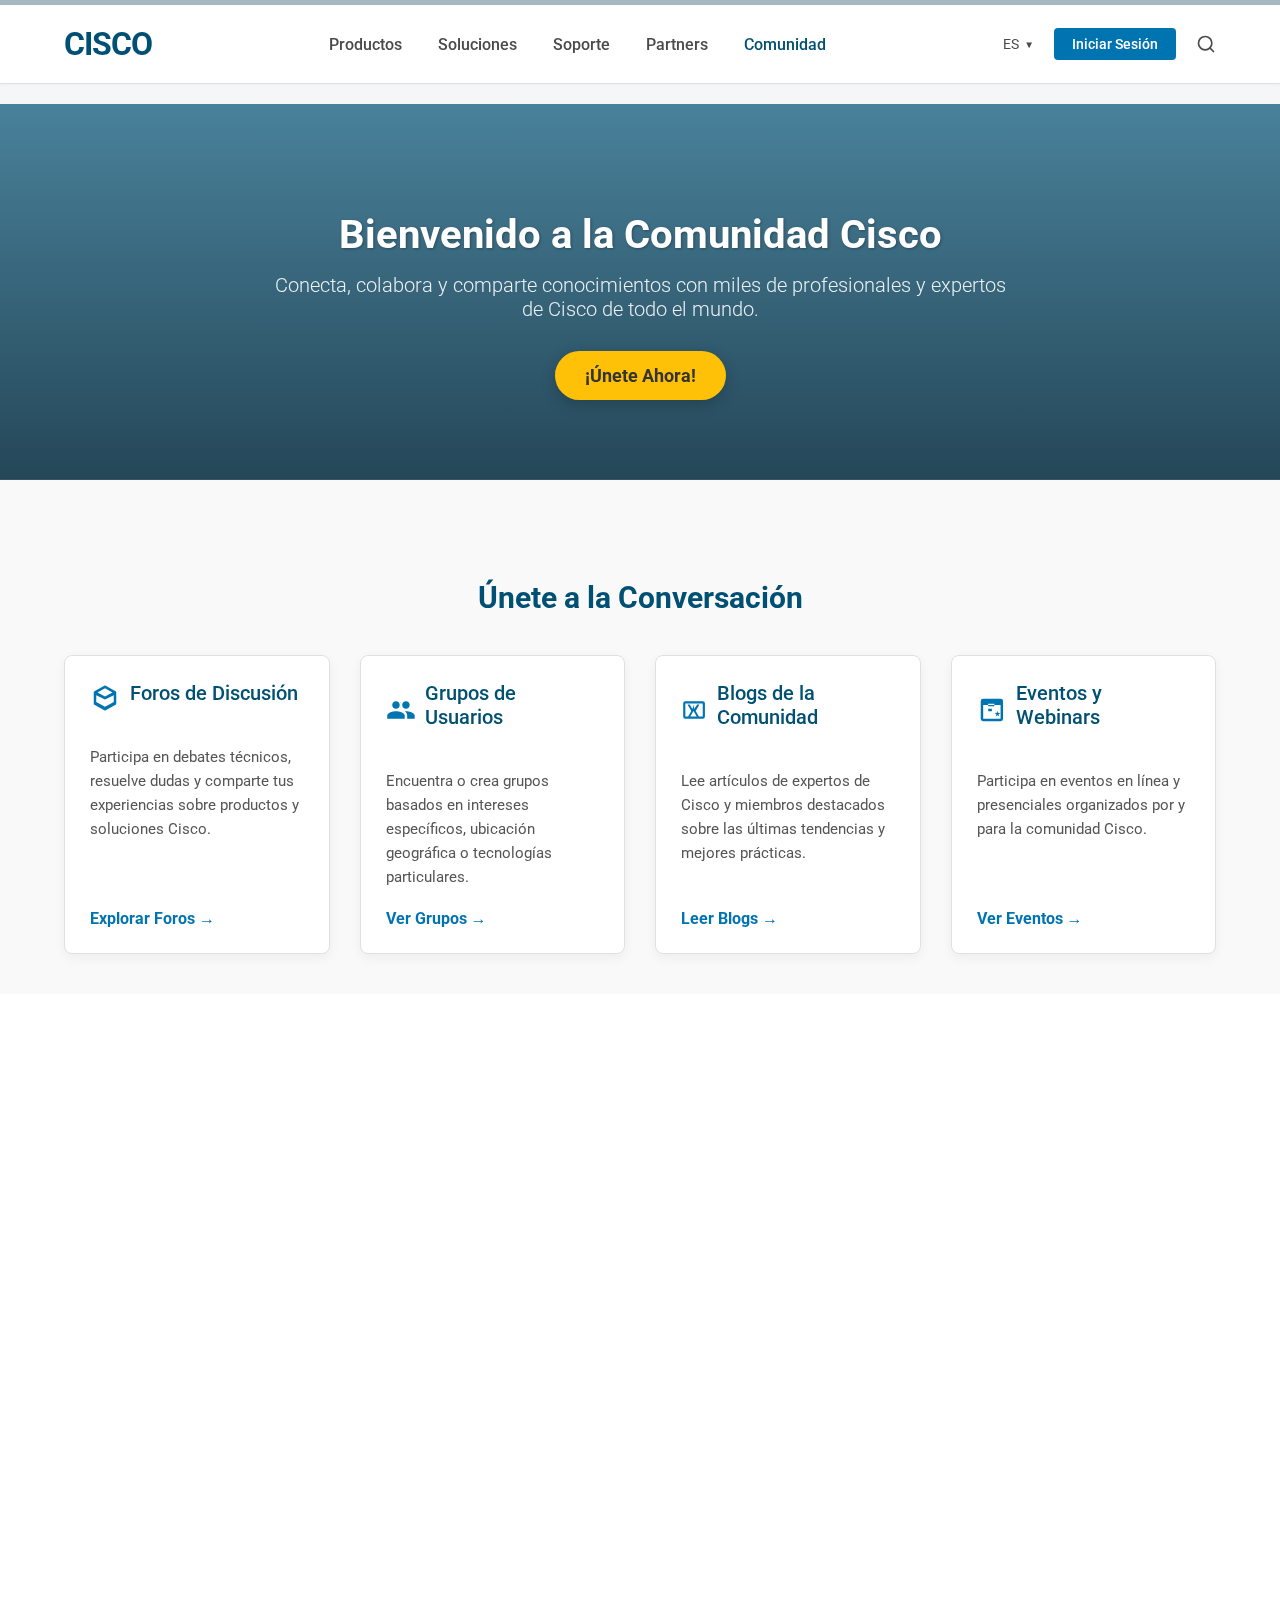
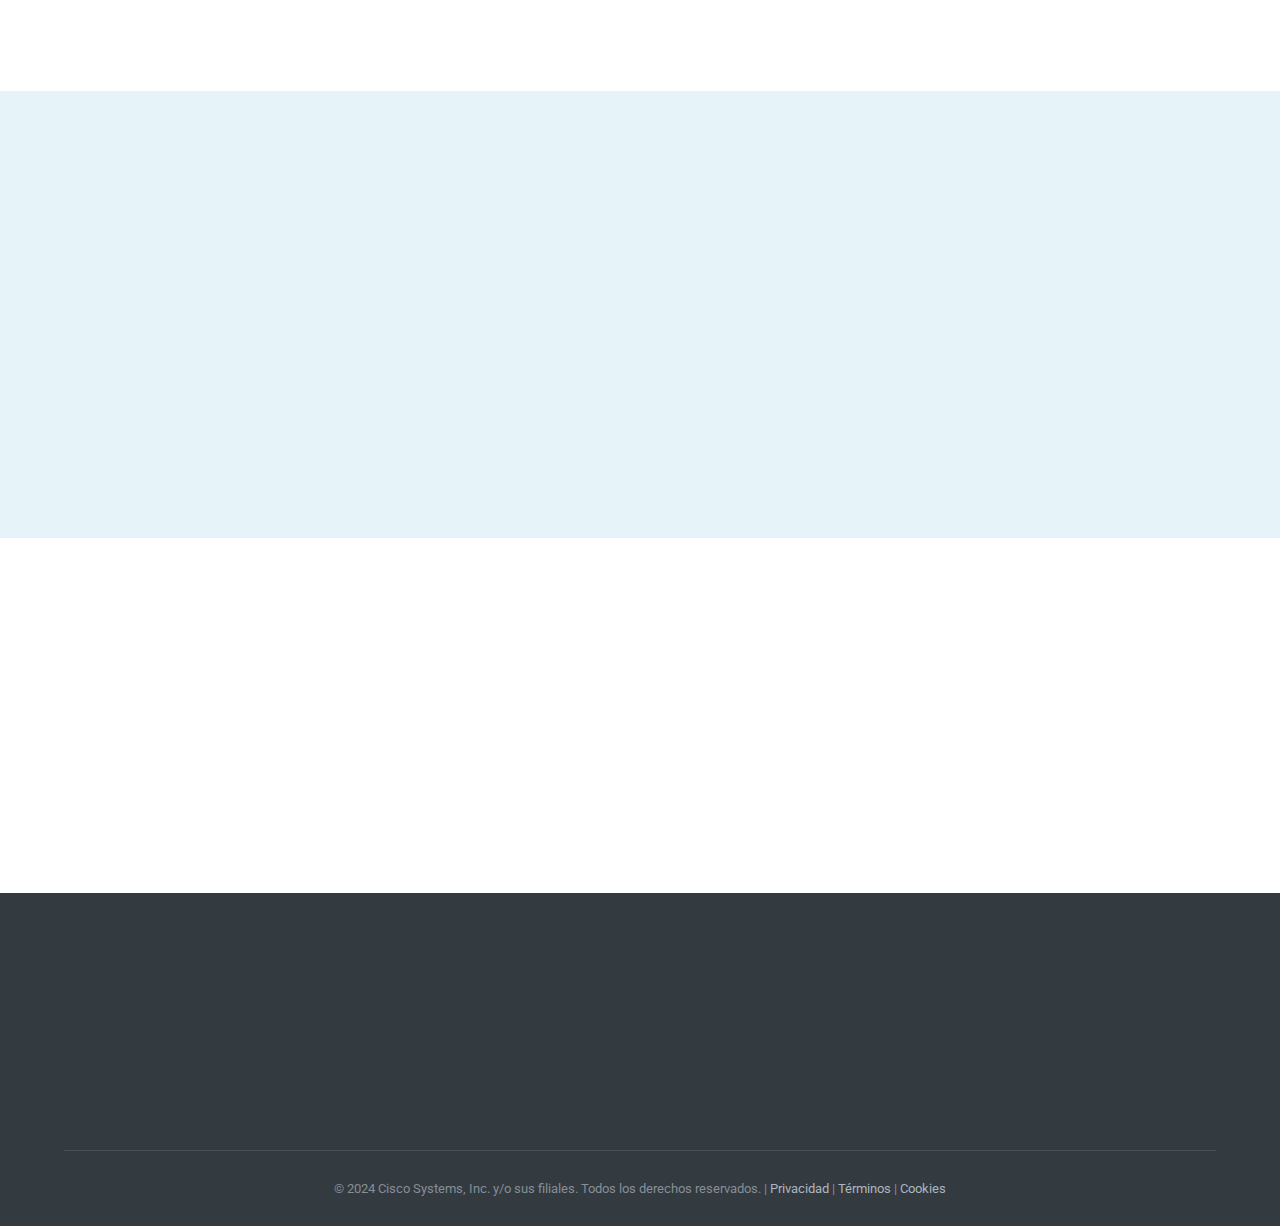
<file: comunidad.html>
<!DOCTYPE html>
<html lang="es">
<head>
    <meta charset="UTF-8">
    <meta name="viewport" content="width=device-width, initial-scale=1.0">
    <title>Cisco - Comunidad</title>
    <link href="https://fonts.googleapis.com/css2?family=Roboto:wght@300;400;500;700&display=swap" rel="stylesheet">
    <link href="https://unpkg.com/aos@2.3.1/dist/aos.css" rel="stylesheet"> <!-- AOS CSS -->
    <style>
        /* Reseteo básico y fuentes */
        body, html {
            margin: 0;
            padding: 0;
            font-family: 'Roboto', sans-serif;
            color: #333;
            background-color: #f4f6f8;
            scroll-behavior: smooth;
        }

        .container {
            width: 90%;
            max-width: 1200px;
            margin: 0 auto;
            padding: 0 15px;
        }

        /* Barra superior */
        .top-bar {
            height: 5px;
            background-color: #a8b8c0;
        }

        /* Header (igual a las otras páginas) */
        header {
            background-color: #fff;
            padding: 20px 0;
            border-bottom: 1px solid #e0e0e0;
            box-shadow: 0 1px 3px rgba(0,0,0,0.04);
            position: sticky;
            top: 0;
            z-index: 1000;
        }
        header .container { display: flex; justify-content: space-between; align-items: center; }
        .logo a, .logo { font-size: 32px; font-weight: 700; color: #005073; letter-spacing: -1px; text-decoration: none; }
        nav { flex-grow: 1; display: flex; justify-content: center; }
        nav ul { list-style: none; padding: 0; margin: 0; display: flex; }
        nav ul li { margin: 0 18px; }
        nav ul li a { text-decoration: none; color: #4a4a4a; font-weight: 500; font-size: 16px; transition: color 0.3s ease; }
        nav ul li a:hover, nav ul li a.active { color: #005073; }
        .user-actions { display: flex; align-items: center; }
        .user-actions a { text-decoration: none; color: #4a4a4a; margin-left: 20px; font-size: 14px; display: flex; align-items: center; }
        .user-actions a:first-child { margin-left: 0; }
        .user-actions .login-btn { background-color: #0073b1; color: white; padding: 8px 18px; border-radius: 4px; font-weight: 500; transition: background-color 0.3s ease; }
        .user-actions .login-btn:hover { background-color: #005073; }
        .user-actions .search-icon svg, .social-media svg { stroke: #4a4a4a; fill: none; transition: stroke 0.3s ease, fill 0.3s ease; }
        .user-actions .search-icon:hover svg { stroke: #005073; }
        .social-media a:hover svg { fill: #fff; stroke: #fff; }
        .arrow-down { font-size: 0.7em; margin-left: 5px; }

        /* Main Content Padding */
        main {
            padding-top: 20px;
        }

        /* Hero Section Específico para Comunidad */
        .community-hero {
            background-image: linear-gradient(rgba(0, 80, 115, 0.7), rgba(0, 40, 60, 0.85)), url('https://images.unsplash.com/photo-1522202176988-66273c2fd55f?auto=format&fit=crop&w=1200&q=80'); /* Imagen de personas colaborando */
            background-size: cover;
            background-position: center;
            color: white;
            padding: 80px 0;
            text-align: center;
        }
        .community-hero h1 {
            font-size: 40px;
            margin-bottom: 15px;
            font-weight: 700;
            text-shadow: 1px 1px 3px rgba(0,0,0,0.3);
        }
        .community-hero p {
            font-size: 20px;
            max-width: 750px;
            margin: 0 auto 30px auto;
            opacity: 0.9;
            font-weight: 300;
        }
        .community-hero .btn-join { /* Botón específico para unirse */
            background-color: #ffc107; /* Un color destacado, como amarillo/naranja */
            color: #333;
            padding: 14px 30px;
            font-size: 18px;
            font-weight: 700;
            border-radius: 50px; /* Bordes redondeados */
            text-decoration: none;
            transition: background-color 0.3s ease, transform 0.2s ease;
            display: inline-block;
            box-shadow: 0 4px 15px rgba(0,0,0,0.2);
        }
        .community-hero .btn-join:hover {
            background-color: #ffca2c;
            transform: translateY(-2px);
        }

        /* Estilo común para títulos de sección */
        .section-title { text-align: center; font-size: 30px; margin-bottom: 40px; margin-top: 60px; color: #005073; font-weight: 700; }
        .section-subtitle { text-align: center; font-size: 18px; line-height: 1.7; color: #555; max-width: 800px; margin: -20px auto 40px auto; }

        /* Join Conversation Section */
        .join-conversation-section { padding: 40px 0; background-color: #f9f9f9; }
        .conversation-grid { display: grid; grid-template-columns: repeat(auto-fit, minmax(260px, 1fr)); gap: 30px; }
        .conversation-card {
            background-color: #fff;
            border: 1px solid #e0e0e0;
            border-radius: 8px;
            padding: 25px;
            text-align: left; /* Alinear a la izquierda para mejor lectura */
            box-shadow: 0 4px 12px rgba(0,0,0,0.05);
            transition: transform 0.3s ease, box-shadow 0.3s ease;
            display: flex;
            flex-direction: column;
        }
        .conversation-card:hover { transform: translateY(-5px); box-shadow: 0 8px 20px rgba(0,0,0,0.1); }
        .conversation-icon { margin-bottom: 15px; color: #0073b1; display: flex; align-items: center; }
        .conversation-icon svg { width: 30px; height: 30px; fill: currentColor; margin-right: 10px; }
        .conversation-card h3 { font-size: 20px; color: #005073; margin-top:0; margin-bottom: 10px; font-weight: 500; }
        .conversation-card p { font-size: 15px; line-height: 1.6; color: #555; flex-grow: 1; margin-bottom: 20px; }
        .conversation-card .btn-explore { color: #0073b1; text-decoration: none; font-weight: 700; align-self: flex-start; }
        .conversation-card .btn-explore:hover { text-decoration: underline; color: #005073; }

        /* Trending Topics Section */
        .trending-topics-section { padding: 40px 0; background-color: #fff; }
        .topics-list { list-style: none; padding: 0; max-width: 800px; margin: 0 auto; }
        .topic-item {
            display: flex;
            align-items: flex-start; /* Alinear avatar y contenido */
            padding: 15px 0;
            border-bottom: 1px solid #e0e0e0;
        }
        .topic-item:last-child { border-bottom: none; }
        .topic-avatar { width: 40px; height: 40px; border-radius: 50%; background-color: #0073b1; color: white; display: flex; align-items: center; justify-content: center; font-weight: 500; margin-right: 15px; flex-shrink: 0; }
        .topic-content h4 a { font-size: 17px; color: #005073; text-decoration: none; margin-bottom: 5px; display: block; }
        .topic-content h4 a:hover { text-decoration: underline; }
        .topic-meta { font-size: 13px; color: #777; }
        .topic-meta span { margin-right: 10px; }
        .topic-meta .replies { color: #0073b1; font-weight: 500; }

        /* Featured Members Section */
        .featured-members-section { padding: 40px 0; background-color: #e6f3f9; }
        .members-grid { display: grid; grid-template-columns: repeat(auto-fit, minmax(200px, 1fr)); gap: 20px; }
        .member-card {
            background-color: #fff;
            padding: 20px;
            border-radius: 8px;
            text-align: center;
            box-shadow: 0 2px 8px rgba(0,0,0,0.08);
        }
        .member-avatar { width: 80px; height: 80px; border-radius: 50%; margin: 0 auto 10px; background-color: #ccc; display: flex; align-items: center; justify-content: center; font-size: 30px; color: #fff; background-image: url('https://avatar.iran.liara.run/public/boy'); background-size:cover; } /* Placeholder avatar */
        .member-card h5 { font-size: 16px; color: #005073; margin-bottom: 5px; }
        .member-card .member-title { font-size: 13px; color: #0073b1; margin-bottom: 10px; }
        .member-card .member-stats { font-size: 12px; color: #777; }

        /* How to Contribute Section */
        .how-to-contribute-section { padding: 60px 0; background-color: #fff; text-align: center; }
        .how-to-contribute-section .btn-primary { margin-top: 20px; }

        /* Footer (igual a las otras páginas) */
        footer { background-color: #333a40; color: #adb5bd; padding: 50px 0 30px; font-size: 14px; margin-top: 0; }
        /* ... (Resto de estilos del footer son iguales a las otras páginas) ... */
        .footer-links { display: grid; grid-template-columns: repeat(auto-fit, minmax(200px, 1fr)); gap: 30px; margin-bottom: 40px; }
        .footer-links h4 { color: #fff; font-size: 16px; margin-bottom: 15px; font-weight: 500; }
        .footer-links ul { list-style: none; padding: 0; margin: 0; }
        .footer-links ul li a { color: #adb5bd; text-decoration: none; line-height: 2.0; transition: color 0.3s ease, padding-left 0.3s ease; }
        .footer-links ul li a:hover { color: #fff; padding-left: 5px; }
        .social-media { display: flex; }
        .social-media a { color: #adb5bd; margin-right: 15px; text-decoration: none; display: inline-block; }
        .social-media a svg { width: 20px; height: 20px; fill: #adb5bd; stroke: none; transition: fill 0.3s ease; }
        .social-media a:hover svg { fill: #fff; }
        .copyright { text-align: center; padding-top: 30px; border-top: 1px solid #495057; font-size: 13px; color: #868e96; }
        .copyright a { color: #adb5bd; text-decoration: none; }
        .copyright a:hover { text-decoration: underline; color: #fff; }

        /* Responsive adjustments */
        @media (max-width: 992px) {
            header .container { flex-wrap: wrap; }
            nav { order: 3; width: 100%; justify-content: flex-start; margin-top: 15px; overflow-x: auto; padding-bottom: 10px; }
            nav ul { justify-content: flex-start; flex-wrap: nowrap; }
            nav ul li { margin: 0 12px; }
            .user-actions { margin-left: auto; }
            .community-hero h1 { font-size: 34px; }
            .community-hero p { font-size: 18px; }
            .section-title { font-size: 26px; }
        }
        @media (max-width: 768px) {
            .container { padding: 0 10px; }
            .logo a, .logo { font-size: 28px; }
            .user-actions .lang-selector, .user-actions .login-btn { display: none; }
            .conversation-grid, .members-grid { grid-template-columns: 1fr; }
            .footer-links { grid-template-columns: 1fr; }
        }
        @media (max-width: 480px) {
            .logo a, .logo { font-size: 22px; }
            nav ul li { margin: 0 8px; }
            nav ul li a { font-size: 13px; }
            .user-actions a { margin-left: 10px; }
            .community-hero { padding: 60px 0; }
            .community-hero h1 { font-size: 28px; }
            .community-hero p { font-size: 16px; }
            .section-title { font-size: 22px; }
            .conversation-card h3 { font-size: 18px; }
            .topic-content h4 a { font-size: 16px; }
        }
    </style>
</head>
<body>
    <div class="top-bar"></div>
    <header>
        <div class="container">
            <div class="logo">
                <a href="index.html">CISCO</a>
            </div>
            <nav>
                <ul>
                    <li><a href="index.html">Productos</a></li>
                    <li><a href="/soluciones.html">Soluciones</a></li> 
                    <li><a href="/soporte.html">Soporte</a></li>  
                    <li><a href="/patners.html">Partners</a></li> 
                    <li><a href="/comunidad.html" class="active">Comunidad</a></li> 
                </ul>
            </nav>
            <div class="user-actions">
                <a href="#" class="lang-selector">ES <span class="arrow-down">▼</span></a>
                <a href="#" class="login-btn">Iniciar Sesión</a>
                <a href="#" class="search-icon" aria-label="Buscar">
                    <svg xmlns="http://www.w3.org/2000/svg" width="20" height="20" viewBox="0 0 24 24" fill="none" stroke="currentColor" stroke-width="2" stroke-linecap="round" stroke-linejoin="round"><circle cx="11" cy="11" r="8"></circle><line x1="21" y1="21" x2="16.65" y2="16.65"></line></svg>
                </a>
            </div>
        </div>
    </header>

    <main>
        <section class="community-hero">
            <div class="container" data-aos="fade-in">
                <h1>Bienvenido a la Comunidad Cisco</h1>
                <p>Conecta, colabora y comparte conocimientos con miles de profesionales y expertos de Cisco de todo el mundo.</p>
                <a href="#" class="btn-join">¡Únete Ahora!</a>
            </div>
        </section>

        <section class="join-conversation-section">
            <div class="container">
                <h2 class="section-title" data-aos="fade-up">Únete a la Conversación</h2>
                <div class="conversation-grid">
                    <div class="conversation-card" data-aos="fade-up" data-aos-delay="100">
                        <div class="conversation-icon">
                            <svg viewBox="0 0 24 24"><path d="M21,16.5C21,16.88 20.79,17.21 20.47,17.38L12.57,21.82C12.41,21.94 12.21,22 12,22C11.79,22 11.59,21.94 11.43,21.82L3.53,17.38C3.21,17.21 3,16.88 3,16.5V7.5C3,7.12 3.21,6.79 3.53,6.62L11.43,2.18C11.59,2.06 11.79,2 12,2C12.21,2 12.41,2.06 12.57,2.18L20.47,6.62C20.79,6.79 21,7.12 21,7.5V16.5M12,4.15L6,7.5L12,10.85L18,7.5L12,4.15M5,15.21L12,19L19,15.21V9.8L12,13.15L5,9.8V15.21Z" /></svg> <!-- Icono de Foros -->
                            <h3>Foros de Discusión</h3>
                        </div>
                        <p>Participa en debates técnicos, resuelve dudas y comparte tus experiencias sobre productos y soluciones Cisco.</p>
                        <a href="#" class="btn-explore">Explorar Foros →</a>
                    </div>
                    <div class="conversation-card" data-aos="fade-up" data-aos-delay="200">
                        <div class="conversation-icon">
                            <svg viewBox="0 0 24 24"><path d="M16 11c1.66 0 2.99-1.34 2.99-3S17.66 5 16 5c-1.66 0-3 1.34-3 3s1.34 3 3 3zm-8 0c1.66 0 2.99-1.34 2.99-3S9.66 5 8 5C6.34 5 5 6.34 5 8s1.34 3 3 3zm0 2c-2.33 0-7 1.17-7 3.5V19h14v-2.5c0-2.33-4.67-3.5-7-3.5zm8 0c-.29 0-.62.02-.97.05 1.16.84 1.97 1.97 1.97 3.45V19h6v-2.5c0-2.33-4.67-3.5-7-3.5z"/></svg> <!-- Icono Grupos -->
                            <h3>Grupos de Usuarios</h3>
                        </div>
                        <p>Encuentra o crea grupos basados en intereses específicos, ubicación geográfica o tecnologías particulares.</p>
                        <a href="#" class="btn-explore">Ver Grupos →</a>
                    </div>
                    <div class="conversation-card" data-aos="fade-up" data-aos-delay="300">
                        <div class="conversation-icon">
                            <svg viewBox="0 0 24 24"><path d="M20,18H4V6H20M20,4H4A2,2 0 0,0 2,6V18A2,2 0 0,0 4,20H20A2,2 0 0,0 22,18V6A2,2 0 0,0 20,4M12,7L10.5,11L8,7H6L9.5,13L6,19H8L11.5,13L15,19H17L13.5,13L17,7H15L12,11L12,7Z" /></svg> <!-- Icono Blog -->
                            <h3>Blogs de la Comunidad</h3>
                        </div>
                        <p>Lee artículos de expertos de Cisco y miembros destacados sobre las últimas tendencias y mejores prácticas.</p>
                        <a href="#" class="btn-explore">Leer Blogs →</a>
                    </div>
                     <div class="conversation-card" data-aos="fade-up" data-aos-delay="400">
                        <div class="conversation-icon">
                            <svg viewBox="0 0 24 24"><path d="M19,19H5V8H19M19,3H5A2,2 0 0,0 3,5V19A2,2 0 0,0 5,21H19A2,2 0 0,0 21,19V5A2,2 0 0,0 19,3M16.5,16.25L15.08,17.3L15.69,15.54L14.31,14.46L16.12,14.3L16.5,12.5L16.88,14.3L18.69,14.46L17.31,15.54L17.92,17.3L16.5,16.25M9,11H12V13H9V11M9,7H14V9H9V7Z" /></svg> <!-- Icono Eventos -->
                            <h3>Eventos y Webinars</h3>
                        </div>
                        <p>Participa en eventos en línea y presenciales organizados por y para la comunidad Cisco.</p>
                        <a href="#" class="btn-explore">Ver Eventos →</a>
                    </div>
                </div>
            </div>
        </section>

        <section class="trending-topics-section">
            <div class="container">
                <h2 class="section-title" data-aos="fade-up">Discusiones Activas</h2>
                <ul class="topics-list">
                    <li class="topic-item" data-aos="fade-up" data-aos-delay="100">
                        <div class="topic-avatar">JS</div>
                        <div class="topic-content">
                            <h4><a href="#">Mejores prácticas para configurar SD-WAN en sucursales remotas</a></h4>
                            <div class="topic-meta">
                                <span>Por <a href="#">Juan Solano</a></span> • <span>Hace 2 horas</span> • <span class="replies">15 Respuestas</span>
                            </div>
                        </div>
                    </li>
                    <li class="topic-item" data-aos="fade-up" data-aos-delay="150">
                        <div class="topic-avatar" style="background-color: #28a745;">LM</div>
                        <div class="topic-content">
                            <h4><a href="#">Duda sobre licenciamiento de Cisco DNA Center</a></h4>
                            <div class="topic-meta">
                                <span>Por <a href="#">Liss Mozombite</a></span> • <span>Hace 5 horas</span> • <span class="replies">8 Respuestas</span>
                            </div>
                        </div>
                    </li>
                    <li class="topic-item" data-aos="fade-up" data-aos-delay="200">
                        <div class="topic-avatar" style="background-color: #dc3545;">CP</div>
                        <div class="topic-content">
                            <h4><a href="#">Experiencias con la migración a Wi-Fi 6E</a></h4>
                            <div class="topic-meta">
                                <span>Por <a href="#">Cesia Pintado</a></span> • <span>Hace 1 día</span> • <span class="replies">22 Respuestas</span>
                            </div>
                        </div>
                    </li>
                    <li class="topic-item" data-aos="fade-up" data-aos-delay="250">
                        <div class="topic-avatar" style="background-color: #ffc107; color:#333;">ML</div>
                        <div class="topic-content">
                            <h4><a href="#">Tutorial: Automatización de red con Python y APIs de Meraki</a></h4>
                            <div class="topic-meta">
                                <span>Por <a href="#">Mark Landeo</a></span> • <span>Hace 2 días</span> • <span class="replies">30 Respuestas</span>
                            </div>
                        </div>
                    </li>
                </ul>
                 <div style="text-align: center; margin-top: 30px;" data-aos="fade-up">
                    <a href="#" class="btn-primary" style="background-color: #0073b1; color:white; border:none; padding: 12px 25px; border-radius:4px; text-decoration:none;">Ver Todas las Discusiones</a>
                </div>
            </div>
        </section>

        <section class="featured-members-section">
            <div class="container">
                <h2 class="section-title" data-aos="fade-up">Conoce a Nuestros Miembros Destacados</h2>
                <div class="members-grid">
                    <div class="member-card" data-aos="zoom-in" data-aos-delay="100">
                        <div class="member-avatar" style="background-image: url('https://avatar.iran.liara.run/public/girl?username=LissMozombite');"></div>
                        <h5>Liss Mozombite</h5>
                        <p class="member-title">Experta en Colaboración</p>
                        <p class="member-stats">50+ Soluciones Aportadas</p>
                    </div>
                    <div class="member-card" data-aos="zoom-in" data-aos-delay="200">
                        <div class="member-avatar" style="background-image: url('https://avatar.iran.liara.run/public/boy?username=JuanSolano');"></div>
                        <h5>Juan Solano</h5>
                        <p class="member-title">Gurú de Networking</p>
                        <p class="member-stats">120+ Publicaciones</p>
                    </div>
                    <div class="member-card" data-aos="zoom-in" data-aos-delay="300">
                        <div class="member-avatar" style="background-image: url('https://avatar.iran.liara.run/public/girl?username=CesiaPintado');"></div>
                        <h5>Cesia Pintado</h5>
                        <p class="member-title">Especialista en Seguridad</p>
                        <p class="member-stats">Top Kudoed Member</p>
                    </div>
                    <div class="member-card" data-aos="zoom-in" data-aos-delay="400">
                        <div class="member-avatar" style="background-image: url('https://avatar.iran.liara.run/public/boy?username=MarkLandeo');"></div>
                        <h5>Mark Landeo</h5>
                        <p class="member-title">Innovador en IoT</p>
                        <p class="member-stats">Autor de Blogs Populares</p>
                    </div>
                </div>
            </div>
        </section>

        <section class="how-to-contribute-section">
            <div class="container" data-aos="fade-up">
                <h2 class="section-title">¿Listo para Contribuir?</h2>
                <p class="section-subtitle" style="margin-top:-20px;">Tu conocimiento y experiencia son valiosos. Aprende cómo puedes participar, ayudar a otros y convertirte en un líder dentro de la Comunidad Cisco.</p>
                <a href="#" class="btn-primary" style="background-color: #0073b1; color:white; border:none; padding: 12px 25px; border-radius:4px; text-decoration:none;">Aprende Cómo Contribuir</a>
            </div>
        </section>

    </main>

    <footer>
        <div class="container">
            <div class="footer-links">
                <div data-aos="fade-up" data-aos-delay="100">
                    <h4>Acerca de Cisco</h4>
                    <ul>
                        <li><a href="#">Quiénes Somos</a></li>
                        <li><a href="#">Noticias</a></li>
                        <li><a href="#">Carreras</a></li>
                        <li><a href="#">Inversores</a></li>
                    </ul>
                </div>
                <div data-aos="fade-up" data-aos-delay="200">
                    <h4>Soporte</h4>
                    <ul>
                        <li><a href="soporte.html">Contactar Soporte</a></li>
                        <li><a href="#">Descargas</a></li>
                        <li><a href="comunidad.html">Comunidad</a></li>
                        <li><a href="#">Documentación</a></li>
                    </ul>
                </div>
                <div data-aos="fade-up" data-aos-delay="300">
                    <h4>Recursos</h4>
                    <ul>
                        <li><a href="#">Blogs</a></li>
                        <li><a href="#">Eventos</a></li>
                        <li><a href="partners.html">Partners</a></li>
                        <li><a href="#">Desarrolladores</a></li>
                    </ul>
                </div>
                <div data-aos="fade-up" data-aos-delay="400">
                    <h4>Síguenos</h4>
                    <div class="social-media">
                        <a href="#" aria-label="Facebook">
                            <svg viewBox="0 0 24 24"><path d="M22.675 0h-21.35c-.732 0-1.325.593-1.325 1.325v21.351c0 .731.593 1.324 1.325 1.324h11.495v-9.294h-3.128v-3.622h3.128v-2.671c0-3.1 1.893-4.788 4.659-4.788 1.325 0 2.463.099 2.795.143v3.24l-1.918.001c-1.504 0-1.795.715-1.795 1.763v2.313h3.587l-.467 3.622h-3.12v9.293h6.116c.73 0 1.323-.593 1.323-1.325v-21.35c0-.732-.593-1.325-1.325-1.325z"/></svg>
                        </a>
                        <a href="#" aria-label="Twitter">
                            <svg viewBox="0 0 24 24"><path d="M23.953 4.57a10 10 0 01-2.825.775 4.958 4.958 0 002.163-2.723c-.951.555-2.005.959-3.127 1.184a4.92 4.92 0 00-8.384 4.482C7.69 8.095 4.067 6.13 1.64 3.162a4.822 4.822 0 00-.666 2.475c0 1.71.87 3.213 2.188 4.096a4.904 4.904 0 01-2.228-.616v.06a4.923 4.923 0 003.946 4.827 4.996 4.996 0 01-2.212.085 4.936 4.936 0 004.604 3.417 9.867 9.867 0 01-6.102 2.105c-.39 0-.779-.023-1.17-.067a13.995 13.995 0 007.557 2.209c9.053 0 13.998-7.496 13.998-13.985 0-.21 0-.42-.015-.63A9.935 9.935 0 0024 4.59z"/></svg>
                        </a>
                        <a href="#" aria-label="LinkedIn">
                            <svg viewBox="0 0 24 24"><path d="M20.447 20.452h-3.554v-5.569c0-1.328-.027-3.037-1.852-3.037-1.853 0-2.136 1.445-2.136 2.939v5.667H9.351V9h3.414v1.561h.046c.477-.9 1.637-1.85 3.37-1.85 3.601 0 4.267 2.37 4.267 5.455v6.286zM5.337 7.433c-1.144 0-2.063-.926-2.063-2.065 0-1.138.92-2.063 2.063-2.063 1.14 0 2.064.925 2.064 2.063 0 1.139-.925 2.065-2.064 2.065zm1.782 13.019H3.555V9h3.564v11.452zM22.225 0H1.771C.792 0 0 .774 0 1.729v20.542C0 23.227.792 24 1.771 24h20.451C23.2 24 24 23.227 24 22.271V1.729C24 .774 23.2 0 22.225 0z"/></svg>
                        </a>
                        <a href="#" aria-label="YouTube">
                           <svg viewBox="0 0 24 24"><path d="M23.498 6.186a3.016 3.016 0 00-2.122-2.136C19.505 3.545 12 3.545 12 3.545s-7.505 0-9.377.505A3.017 3.017 0 00.502 6.186C0 8.07 0 12 0 12s0 3.93.502 5.814a3.016 3.016 0 002.122 2.136c1.871.505 9.376.505 9.376.505s7.505 0 9.377-.505a3.015 3.015 0 002.122-2.136C24 15.93 24 12 24 12s0-3.93-.502-5.814zM9.545 15.568V8.432L15.818 12l-6.273 3.568z"/></svg>
                        </a>
                    </div>
                </div>
            </div>
            <div class="copyright">
                © 2024 Cisco Systems, Inc. y/o sus filiales. Todos los derechos reservados. | <a href="#">Privacidad</a> | <a href="#">Términos</a> | <a href="#">Cookies</a>
            </div>
        </div>
    </footer>

    <script src="https://unpkg.com/aos@2.3.1/dist/aos.js"></script> <!-- AOS JS -->
    <script>
        // Inicializar AOS
        AOS.init({
            duration: 800,
            once: true,
            offset: 100, // Ajusta según necesites para que la animación se active en el momento adecuado
        });
    </script>
</body>
</html>
</file>
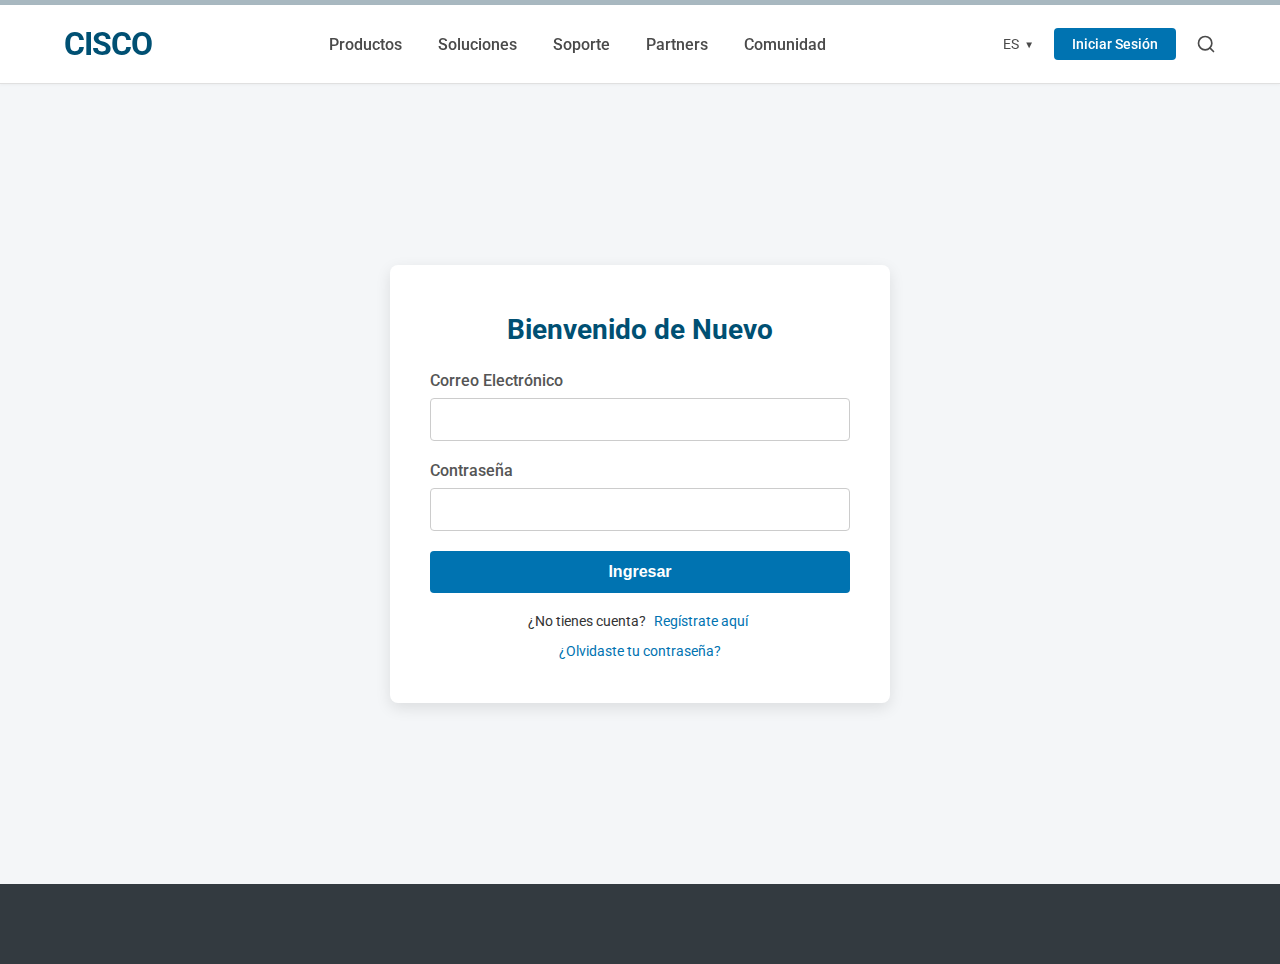
<file: login.html>
<!DOCTYPE html>
<html lang="es">
<head>
    <meta charset="UTF-8">
    <meta name="viewport" content="width=device-width, initial-scale=1.0">
    <title>Cisco - Iniciar Sesión</title>
    <link href="https://fonts.googleapis.com/css2?family=Roboto:wght@300;400;500;700&display=swap" rel="stylesheet">
    <!-- Podrías enlazar a un archivo CSS común si lo tienes, o copiar los estilos base -->
    <style>
        body, html { margin: 0; padding: 0; font-family: 'Roboto', sans-serif; color: #333; background-color: #f4f6f8; }
        .container { width: 90%; max-width: 1200px; margin: 0 auto; padding: 0 15px; }
        /* ... (Copia los estilos del header y footer de tus otras páginas aquí) ... */
        /* Estilos para la página de login */
        .login-page-container {
            display: flex;
            flex-direction: column;
            align-items: center;
            justify-content: center;
            min-height: calc(100vh - 180px); /* Ajusta 180px según la altura de tu header+footer */
            padding: 40px 0;
        }
        .login-form-card {
            background-color: #fff;
            padding: 30px 40px;
            border-radius: 8px;
            box-shadow: 0 5px 15px rgba(0,0,0,0.1);
            width: 100%;
            max-width: 420px;
        }
        .login-form-card h1 {
            text-align: center;
            color: #005073;
            margin-bottom: 25px;
            font-size: 28px;
        }
        .login-form-group { margin-bottom: 20px; }
        .login-form-group label { display: block; margin-bottom: 8px; font-weight: 500; color: #555; }
        .login-form-group input[type="email"],
        .login-form-group input[type="password"] { width: 100%; padding: 12px; border: 1px solid #ccc; border-radius: 4px; box-sizing: border-box; font-size: 15px; }
        .login-form-group input[type="email"]:focus,
        .login-form-group input[type="password"]:focus { border-color: #0073b1; box-shadow: 0 0 0 0.2rem rgba(0,115,177,.25); outline: none; }
        .login-submit-page-btn { background-color: #0073b1; color: white; border: none; padding: 12px 25px; font-size: 16px; font-weight: 700; border-radius: 4px; cursor: pointer; width: 100%; transition: background-color 0.3s ease; }
        .login-submit-page-btn:hover { background-color: #005073; }
        .login-page-footer-links { text-align: center; margin-top: 20px; font-size: 14px; }
        .login-page-footer-links a { color: #0073b1; text-decoration: none; margin: 0 5px; }
        .login-page-footer-links a:hover { text-decoration: underline; }

        /* COPIA AQUÍ LOS ESTILOS DEL HEADER Y FOOTER DE TUS OTRAS PÁGINAS */
        /* Barra superior */ .top-bar { height: 5px; background-color: #a8b8c0; }
        /* Header */ header { background-color: #fff; padding: 20px 0; border-bottom: 1px solid #e0e0e0; box-shadow: 0 1px 3px rgba(0,0,0,0.04); position: sticky; top: 0; z-index: 1000; }
        header .container { display: flex; justify-content: space-between; align-items: center; }
        .logo { font-size: 32px; font-weight: 700; color: #005073; letter-spacing: -1px; }
        nav { flex-grow: 1; display: flex; justify-content: center; }
        nav ul { list-style: none; padding: 0; margin: 0; display: flex; }
        nav ul li { margin: 0 18px; }
        nav ul li a { text-decoration: none; color: #4a4a4a; font-weight: 500; font-size: 16px; transition: color 0.3s ease; }
        nav ul li a:hover, nav ul li a.active { color: #005073; }
        .user-actions { display: flex; align-items: center; }
        .user-actions a { text-decoration: none; color: #4a4a4a; margin-left: 20px; font-size: 14px; display: flex; align-items: center; }
        .user-actions a:first-child { margin-left: 0; }
        .user-actions .login-btn { background-color: #0073b1; color: white; padding: 8px 18px; border-radius: 4px; font-weight: 500; transition: background-color 0.3s ease; }
        .user-actions .login-btn:hover { background-color: #005073; }
        .user-actions .search-icon svg { stroke: #4a4a4a; fill: none; transition: stroke 0.3s ease; }
        .user-actions .search-icon:hover svg { stroke: #005073; }
        .arrow-down { font-size: 0.7em; margin-left: 5px; }
        /* Footer */ footer { background-color: #333a40; color: #adb5bd; padding: 50px 0 30px; font-size: 14px; }
        .footer-links { display: grid; grid-template-columns: repeat(auto-fit, minmax(200px, 1fr)); gap: 30px; margin-bottom: 40px; }
        .footer-links h4 { color: #fff; font-size: 16px; margin-bottom: 15px; font-weight: 500; }
        .footer-links ul { list-style: none; padding: 0; margin: 0; }
        .footer-links ul li a { color: #adb5bd; text-decoration: none; line-height: 2.0; transition: color 0.3s ease, padding-left 0.3s ease; }
        .footer-links ul li a:hover { color: #fff; padding-left: 5px; }
        .social-media { display: flex; }
        .social-media a { color: #adb5bd; margin-right: 15px; text-decoration: none; display: inline-block; }
        .social-media a svg { width: 20px; height: 20px; fill: #adb5bd; stroke: none; transition: fill 0.3s ease; }
        .social-media a:hover svg { fill: #fff; }
        .copyright { text-align: center; padding-top: 30px; border-top: 1px solid #495057; font-size: 13px; color: #868e96; }
        .copyright a { color: #adb5bd; text-decoration: none; }
        .copyright a:hover { text-decoration: underline; color: #fff; }
    </style>
</head>
<body>
    <div class="top-bar"></div>
    <header>
        <div class="container">
            <div class="logo">CISCO</div>
            <nav>
                <ul>
                    <li><a href="index.html">Productos</a></li>
                    <li><a href="soluciones.html">Soluciones</a></li>
                    <li><a href="soporte.html">Soporte</a></li>
                    <li><a href="partners.html">Partners</a></li>
                    <li><a href="comunidad.html">Comunidad</a></li>
                </ul>
            </nav>
            <div class="user-actions">
                <a href="#" class="lang-selector">ES <span class="arrow-down">▼</span></a>
                <a href="login.html" class="login-btn">Iniciar Sesión</a> <!-- Enlace a sí mismo o a la página principal si ya está logueado -->
                <a href="#" class="search-icon" aria-label="Buscar">
                    <svg xmlns="http://www.w3.org/2000/svg" width="20" height="20" viewBox="0 0 24 24" fill="none" stroke="currentColor" stroke-width="2" stroke-linecap="round" stroke-linejoin="round"><circle cx="11" cy="11" r="8"></circle><line x1="21" y1="21" x2="16.65" y2="16.65"></line></svg>
                </a>
            </div>
        </div>
    </header>

    <main class="login-page-container">
        <div class="login-form-card">
            <h1>Bienvenido de Nuevo</h1>
            <form id="loginPageForm">
                <div class="login-form-group">
                    <label for="loginPageEmail">Correo Electrónico</label>
                    <input type="email" id="loginPageEmail" name="email" required>
                </div>
                <div class="login-form-group">
                    <label for="loginPagePassword">Contraseña</label>
                    <input type="password" id="loginPagePassword" name="password" required>
                </div>
                <button type="submit" class="login-submit-page-btn">Ingresar</button>
            </form>
            <div class="login-page-footer-links">
                <p>¿No tienes cuenta? <a href="#">Regístrate aquí</a></p>
                <p><a href="#">¿Olvidaste tu contraseña?</a></p>
            </div>
        </div>
    </main>

    <footer>
        <!-- ... (COPIA TU FOOTER AQUÍ) ... -->
    </footer>
    <script>
        const loginPageForm = document.getElementById('loginPageForm');
        if (loginPageForm) {
            loginPageForm.addEventListener('submit', (event) => {
                event.preventDefault();
                alert('Intento de inicio de sesión desde página dedicada (simulado).');
                // Aquí iría la lógica de autenticación y redirección
                // window.location.href = 'index.html'; // Ejemplo de redirección
            });
        }
    </script>
</body>
</html>
</file>
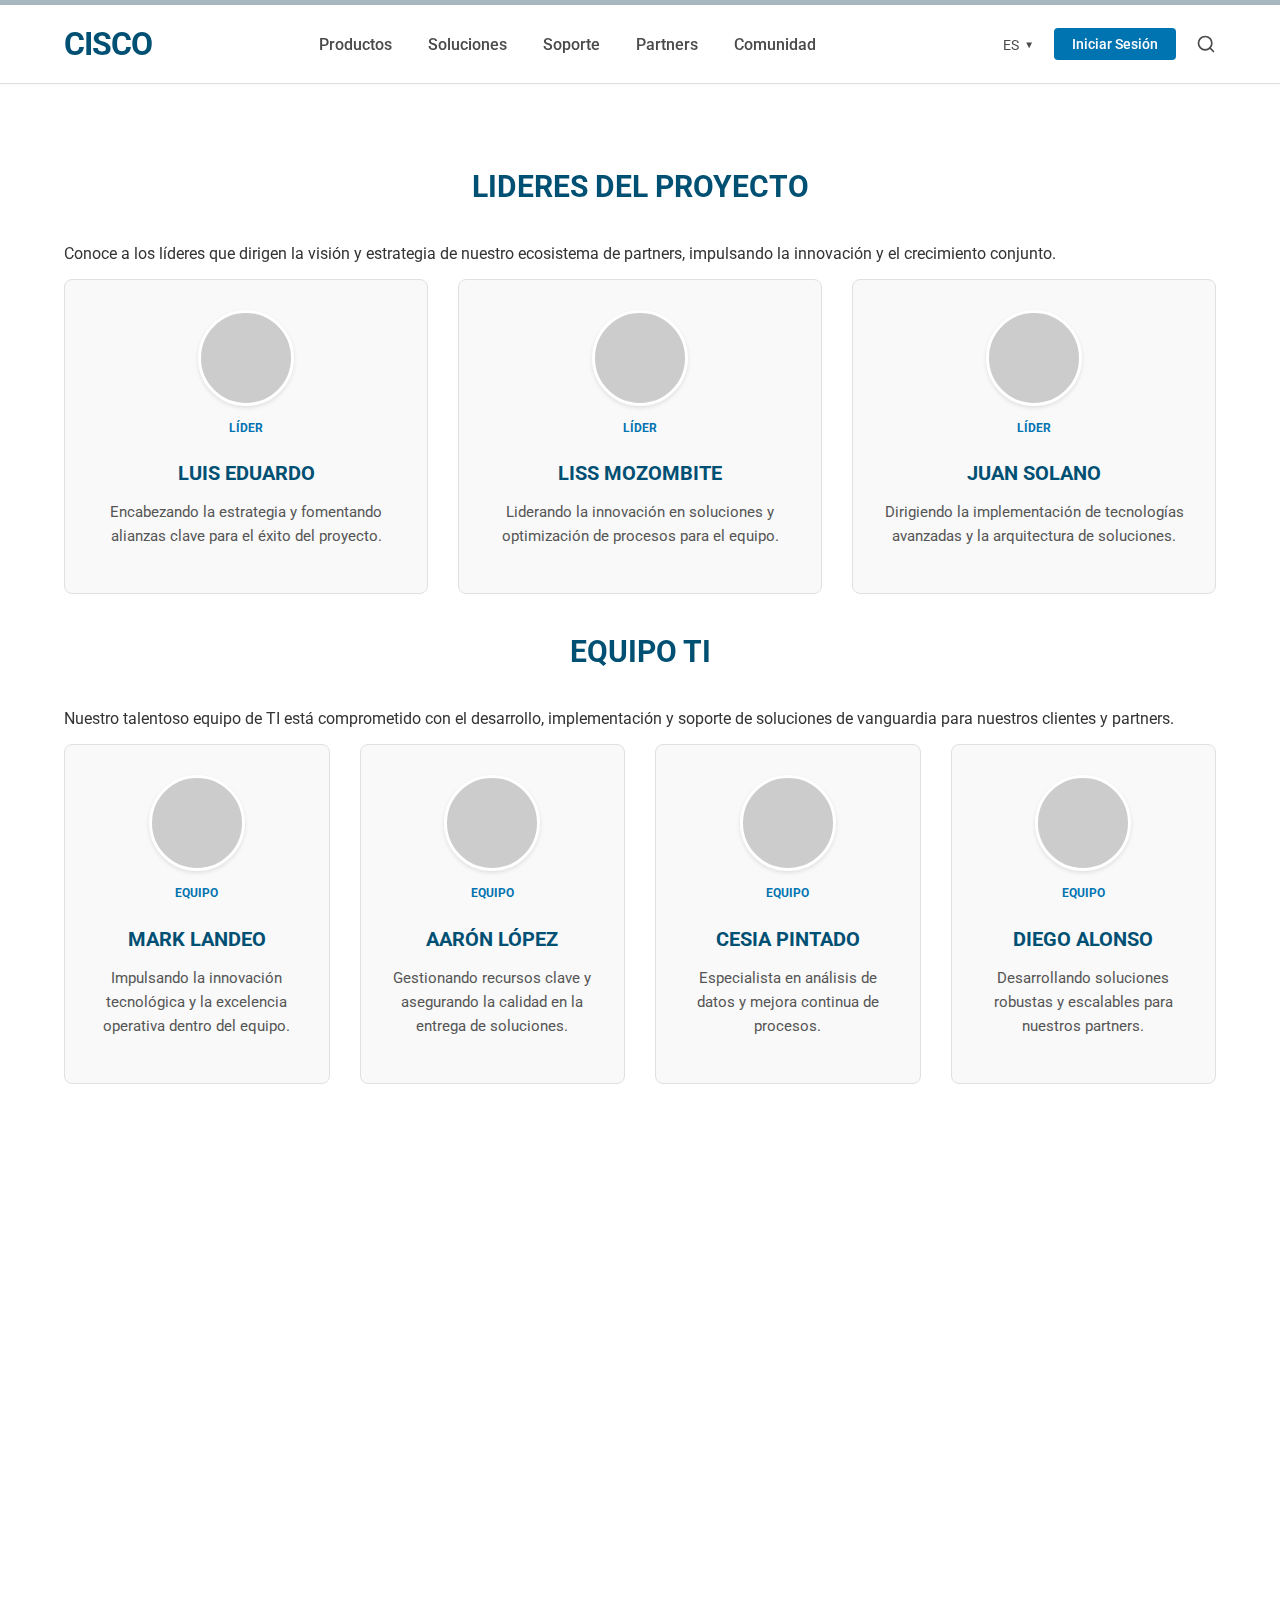
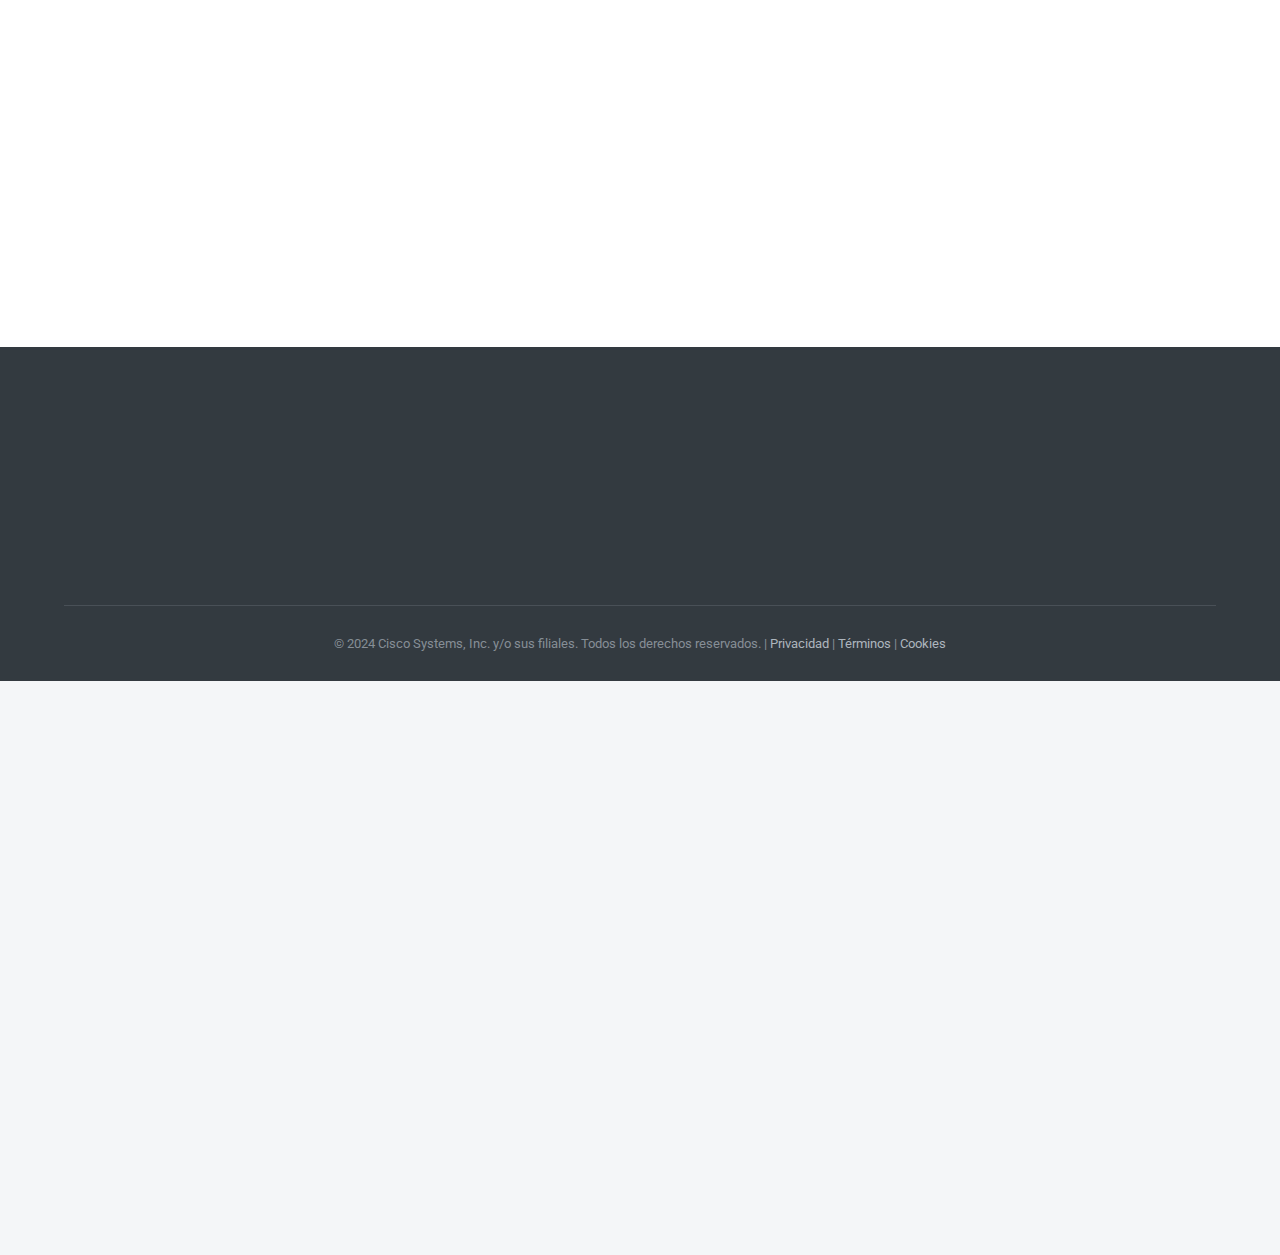
<file: partners.html>
<!DOCTYPE html>
<html lang="es"> <!-- El lang se actualizará con JS -->
<head>
    <meta charset="UTF-8">
    <meta name="viewport" content="width=device-width, initial-scale=1.0">
    <title data-translate-key="pageTitlePartners">Cisco - Partners</title>
    <link href="https://fonts.googleapis.com/css2?family=Roboto:wght@400;500;700&display=swap" rel="stylesheet">
    <link href="https://unpkg.com/aos@2.3.1/dist/aos.css" rel="stylesheet">
    <link rel="stylesheet" href="css/main.css"> <!-- ENLACE AL CSS EXTERNO Y ÚNICO -->
</head>
<body>
    <div id="navbar-placeholder"></div> <!-- Placeholder para el navbar -->

    <main>
        <section class="partners-section">
            <div class="container">
                <h2 class="section-title" data-aos="fade-up" data-translate-key="projectLeadersTitle">LIDERES DEL PROYECTO</h2>
                <p class="partners-intro" data-aos="fade-up" data-aos-delay="100" data-translate-key="projectLeadersIntro">Conoce a los líderes que dirigen la visión y estrategia de nuestro ecosistema de partners, impulsando la innovación y el crecimiento conjunto.</p>
                <div class="partner-benefits-grid">
                    <div class="benefit-card" data-aos="fade-up" data-aos-delay="200">
                        <div class="member-avatar-partner" style="background-image: url('https://avatar.iran.liara.run/public/boy?username=LuisEduardo');"></div>
                        <div class="benefit-icon-placeholder" data-translate-key="leaderRole">LÍDER</div>
                        <h4>LUIS EDUARDO</h4>
                        <p data-translate-key="luisEduardoDesc">Encabezando la estrategia y fomentando alianzas clave para el éxito del proyecto.</p>
                    </div>
                    <div class="benefit-card" data-aos="fade-up" data-aos-delay="300">
                        <div class="member-avatar-partner" style="background-image: url('https://avatar.iran.liara.run/public/girl?username=LissMozombite');"></div>
                        <div class="benefit-icon-placeholder" data-translate-key="leaderRole">LÍDER</div>
                        <h4>LISS MOZOMBITE</h4>
                        <p data-translate-key="lissMozombiteDesc">Liderando la innovación en soluciones y optimización de procesos para el equipo.</p>
                    </div>
                    <div class="benefit-card" data-aos="fade-up" data-aos-delay="400">
                        <div class="member-avatar-partner" style="background-image: url('https://avatar.iran.liara.run/public/boy?username=JuanSolano');"></div>
                        <div class="benefit-icon-placeholder" data-translate-key="leaderRole">LÍDER</div>
                        <h4>JUAN SOLANO</h4>
                        <p data-translate-key="juanSolanoDesc">Dirigiendo la implementación de tecnologías avanzadas y la arquitectura de soluciones.</p>
                    </div>
                </div>

                <h2 class="section-title" data-aos="fade-up" data-aos-delay="100" data-translate-key="itTeamTitle">EQUIPO TI</h2>
                <p class="partners-intro" data-aos="fade-up" data-aos-delay="200" data-translate-key="itTeamIntro">Nuestro talentoso equipo de TI está comprometido con el desarrollo, implementación y soporte de soluciones de vanguardia para nuestros clientes y partners.</p>
                <div class="partner-benefits-grid">
                    <div class="benefit-card" data-aos="fade-up" data-aos-delay="200">
                        <div class="member-avatar-partner" style="background-image: url('https://avatar.iran.liara.run/public/boy?username=MarkLandeo');"></div>
                        <div class="benefit-icon-placeholder" data-translate-key="teamRole">EQUIPO</div>
                        <h4>MARK LANDEO</h4>
                        <p data-translate-key="markLandeoDesc">Impulsando la innovación tecnológica y la excelencia operativa dentro del equipo.</p>
                    </div>
                    <div class="benefit-card" data-aos="fade-up" data-aos-delay="250">
                        <div class="member-avatar-partner" style="background-image: url('https://avatar.iran.liara.run/public/boy?username=AaronLopez');"></div>
                        <div class="benefit-icon-placeholder" data-translate-key="teamRole">EQUIPO</div>
                        <h4>AARÓN LÓPEZ</h4>
                        <p data-translate-key="aaronLopezDesc">Gestionando recursos clave y asegurando la calidad en la entrega de soluciones.</p>
                    </div>
                    <div class="benefit-card" data-aos="fade-up" data-aos-delay="300">
                        <div class="member-avatar-partner" style="background-image: url('https://avatar.iran.liara.run/public/girl?username=CesiaPintado');"></div>
                        <div class="benefit-icon-placeholder" data-translate-key="teamRole">EQUIPO</div>
                        <h4>CESIA PINTADO</h4>
                        <p data-translate-key="cesiaPintadoDesc">Especialista en análisis de datos y mejora continua de procesos.</p>
                    </div>
                    <div class="benefit-card" data-aos="fade-up" data-aos-delay="350">
                        <div class="member-avatar-partner" style="background-image: url('https://avatar.iran.liara.run/public/boy?username=DiegoAlonso');"></div>
                        <div class="benefit-icon-placeholder" data-translate-key="teamRole">EQUIPO</div>
                        <h4>DIEGO ALONSO</h4>
                        <p data-translate-key="diegoAlonsoDesc">Desarrollando soluciones robustas y escalables para nuestros partners.</p>
                    </div>
                    <div class="benefit-card" data-aos="fade-up" data-aos-delay="400">
                        <div class="member-avatar-partner" style="background-image: url('https://avatar.iran.liara.run/public/boy?username=IsaitCamizan');"></div>
                        <div class="benefit-icon-placeholder" data-translate-key="teamRole">EQUIPO</div>
                        <h4>ISAIT CAMIZAN</h4>
                        <p data-translate-key="isaitCamizanDesc">Enfocado en la seguridad informática y la protección de la infraestructura.</p>
                    </div>
                    <div class="benefit-card" data-aos="fade-up" data-aos-delay="450">
                        <div class="member-avatar-partner" style="background-image: url('https://avatar.iran.liara.run/public/boy?username=JoseFalcon');"></div>
                        <div class="benefit-icon-placeholder" data-translate-key="teamRole">EQUIPO</div>
                        <h4>JOSÉ FALCÓN</h4>
                        <p data-translate-key="joseFalconDesc">Brindando soporte técnico especializado y asegurando la satisfacción del cliente.</p>
                    </div>
                    <div class="benefit-card" data-aos="fade-up" data-aos-delay="500">
                        <div class="member-avatar-partner" style="background-image: url('https://avatar.iran.liara.run/public/boy?username=JuanMatallana');"></div>
                        <div class="benefit-icon-placeholder" data-translate-key="teamRole">EQUIPO</div>
                        <h4>JUAN MATALLANA</h4>
                        <p data-translate-key="juanMatallanaDesc">Contribuyendo con soluciones creativas y eficientes para los desafíos TI.</p>
                    </div>
                    <div class="benefit-card" data-aos="fade-up" data-aos-delay="550">
                        <div class="member-avatar-partner" style="background-image: url('https://avatar.iran.liara.run/public/boy?username=LesterSamuel');"></div>
                        <div class="benefit-icon-placeholder" data-translate-key="teamRole">EQUIPO</div>
                        <h4>LESTER SAMUEL</h4>
                        <p data-translate-key="lesterSamuelDesc">Dedicado a la gestión de proyectos y la coordinación de equipos técnicos.</p>
                    </div>
                    <div class="benefit-card" data-aos="fade-up" data-aos-delay="600">
                        <div class="member-avatar-partner" style="background-image: url('https://avatar.iran.liara.run/public/girl?username=MedalithBecerril');"></div>
                        <div class="benefit-icon-placeholder" data-translate-key="teamRole">EQUIPO</div>
                        <h4>MEDALITH BECERRIL</h4>
                        <p data-translate-key="medalithBecerrilDesc">Optimizando la infraestructura tecnológica para un rendimiento superior.</p>
                    </div>
                     <div class="benefit-card" data-aos="fade-up" data-aos-delay="650">
                        <div class="member-avatar-partner" style="background-image: url('https://avatar.iran.liara.run/public/boy?username=RomuloRenato');"></div>
                        <div class="benefit-icon-placeholder" data-translate-key="teamRole">EQUIPO</div>
                        <h4>ROMULO RENATO</h4>
                        <p data-translate-key="romuloRenatoDesc">Innovando en el desarrollo de software y aplicaciones personalizadas.</p>
                    </div>
                    <div class="benefit-card" data-aos="fade-up" data-aos-delay="700">
                        <div class="member-avatar-partner" style="background-image: url('https://avatar.iran.liara.run/public/boy?username=YomerYsidro');"></div>
                        <div class="benefit-icon-placeholder" data-translate-key="teamRole">EQUIPO</div>
                        <h4>YOMER YSIDRO</h4>
                        <p data-translate-key="yomerYsidroDesc">Asegurando la calidad y fiabilidad de todas nuestras soluciones TI.</p>
                    </div>
                    <div class="benefit-card" data-aos="fade-up" data-aos-delay="750">
                        <div class="member-avatar-partner" style="background-image: url('https://avatar.iran.liara.run/public/boy?username=CalebIzquierdo');"></div>
                        <div class="benefit-icon-placeholder" data-translate-key="teamRole">EQUIPO</div>
                        <h4>CALEB IZQUIERDO</h4>
                        <p data-translate-key="calebIzquierdoDesc">Apoyando en la investigación y adopción de tecnologías emergentes.</p>
                    </div>
                </div>
            </div>
        </section>
    </main>

    <!-- Footer HTML directamente aquí -->
    <footer>
        <div class="container">
            <div class="footer-links">
                <div data-aos="fade-up" data-aos-delay="100">
                    <h4 data-translate-key="footerAbout">Acerca de Cisco</h4>
                    <ul>
                        <li><a href="#" data-translate-key="footerWhoWeAre">Quiénes Somos</a></li>
                        <li><a href="#" data-translate-key="footerNews">Noticias</a></li>
                        <li><a href="#" data-translate-key="footerCareers">Carreras</a></li>
                        <li><a href="#" data-translate-key="footerInvestors">Inversores</a></li>
                    </ul>
                </div>
                <div data-aos="fade-up" data-aos-delay="200">
                    <h4 data-translate-key="footerSupport">Soporte</h4>
                    <ul>
                        <li><a href="soporte.html" data-translate-key="footerContactSupport">Contactar Soporte</a></li>
                        <li><a href="#" data-translate-key="footerDownloads">Descargas</a></li>
                        <li><a href="comunidad.html" data-translate-key="footerCommunityLink">Comunidad</a></li>
                        <li><a href="#" data-translate-key="footerDocumentation">Documentación</a></li>
                    </ul>
                </div>
                <div data-aos="fade-up" data-aos-delay="300">
                    <h4 data-translate-key="footerResources">Recursos</h4>
                    <ul>
                        <li><a href="#" data-translate-key="footerBlogs">Blogs</a></li>
                        <li><a href="#" data-translate-key="footerEvents">Eventos</a></li>
                        <li><a href="partners.html" data-translate-key="footerPartnersLink">Partners</a></li>
                        <li><a href="#" data-translate-key="footerDevelopers">Desarrolladores</a></li>
                    </ul>
                </div>
                <div data-aos="fade-up" data-aos-delay="400">
                    <h4 data-translate-key="footerFollowUs">Síguenos</h4>
                    <div class="social-media">
                        <a href="#" aria-label="Facebook"><svg viewBox="0 0 24 24"><path d="M22.675 0h-21.35c-.732 0-1.325.593-1.325 1.325v21.351c0 .731.593 1.324 1.325 1.324h11.495v-9.294h-3.128v-3.622h3.128v-2.671c0-3.1 1.893-4.788 4.659-4.788 1.325 0 2.463.099 2.795.143v3.24l-1.918.001c-1.504 0-1.795.715-1.795 1.763v2.313h3.587l-.467 3.622h-3.12v9.293h6.116c.73 0 1.323-.593 1.323-1.325v-21.35c0-.732-.593-1.325-1.325-1.325z"/></svg></a>
                        <a href="#" aria-label="Twitter"><svg viewBox="0 0 24 24"><path d="M23.953 4.57a10 10 0 01-2.825.775 4.958 4.958 0 002.163-2.723c-.951.555-2.005.959-3.127 1.184a4.92 4.92 0 00-8.384 4.482C7.69 8.095 4.067 6.13 1.64 3.162a4.822 4.822 0 00-.666 2.475c0 1.71.87 3.213 2.188 4.096a4.904 4.904 0 01-2.228-.616v.06a4.923 4.923 0 003.946 4.827 4.996 4.996 0 01-2.212.085 4.936 4.936 0 004.604 3.417 9.867 9.867 0 01-6.102 2.105c-.39 0-.779-.023-1.17-.067a13.995 13.995 0 007.557 2.209c9.053 0 13.998-7.496 13.998-13.985 0-.21 0-.42-.015-.63A9.935 9.935 0 0024 4.59z"/></svg></a>
                        <a href="#" aria-label="LinkedIn"><svg viewBox="0 0 24 24"><path d="M20.447 20.452h-3.554v-5.569c0-1.328-.027-3.037-1.852-3.037-1.853 0-2.136 1.445-2.136 2.939v5.667H9.351V9h3.414v1.561h.046c.477-.9 1.637-1.85 3.37-1.85 3.601 0 4.267 2.37 4.267 5.455v6.286zM5.337 7.433c-1.144 0-2.063-.926-2.063-2.065 0-1.138.92-2.063 2.063-2.063 1.14 0 2.064.925 2.064 2.063 0 1.139-.925 2.065-2.064 2.065zm1.782 13.019H3.555V9h3.564v11.452zM22.225 0H1.771C.792 0 0 .774 0 1.729v20.542C0 23.227.792 24 1.771 24h20.451C23.2 24 24 23.227 24 22.271V1.729C24 .774 23.2 0 22.225 0z"/></svg></a>
                        <a href="#" aria-label="YouTube"><svg viewBox="0 0 24 24"><path d="M23.498 6.186a3.016 3.016 0 00-2.122-2.136C19.505 3.545 12 3.545 12 3.545s-7.505 0-9.377.505A3.017 3.017 0 00.502 6.186C0 8.07 0 12 0 12s0 3.93.502 5.814a3.016 3.016 0 002.122 2.136c1.871.505 9.376.505 9.376.505s7.505 0 9.377-.505a3.015 3.015 0 002.122-2.136C24 15.93 24 12 24 12s0-3.93-.502-5.814zM9.545 15.568V8.432L15.818 12l-6.273 3.568z"/></svg></a>
                    </div>
                </div>
            </div>
            <div class="copyright" data-translate-key="copyrightText">
                © 2024 Cisco Systems, Inc. y/o sus filiales. Todos los derechos reservados. | <a href="#" data-translate-key="privacyLink">Privacidad</a> | <a href="#" data-translate-key="termsLink">Términos</a> | <a href="#" data-translate-key="cookiesLink">Cookies</a>
            </div>
        </div>
    </footer>

    <div id="login-modal-placeholder"></div> <!-- Placeholder para el modal -->

    <script src="https://unpkg.com/aos@2.3.1/dist/aos.js"></script>
    <script src="js/main.js"></script> <!-- Tu script principal -->
</body>
</html>
</file>
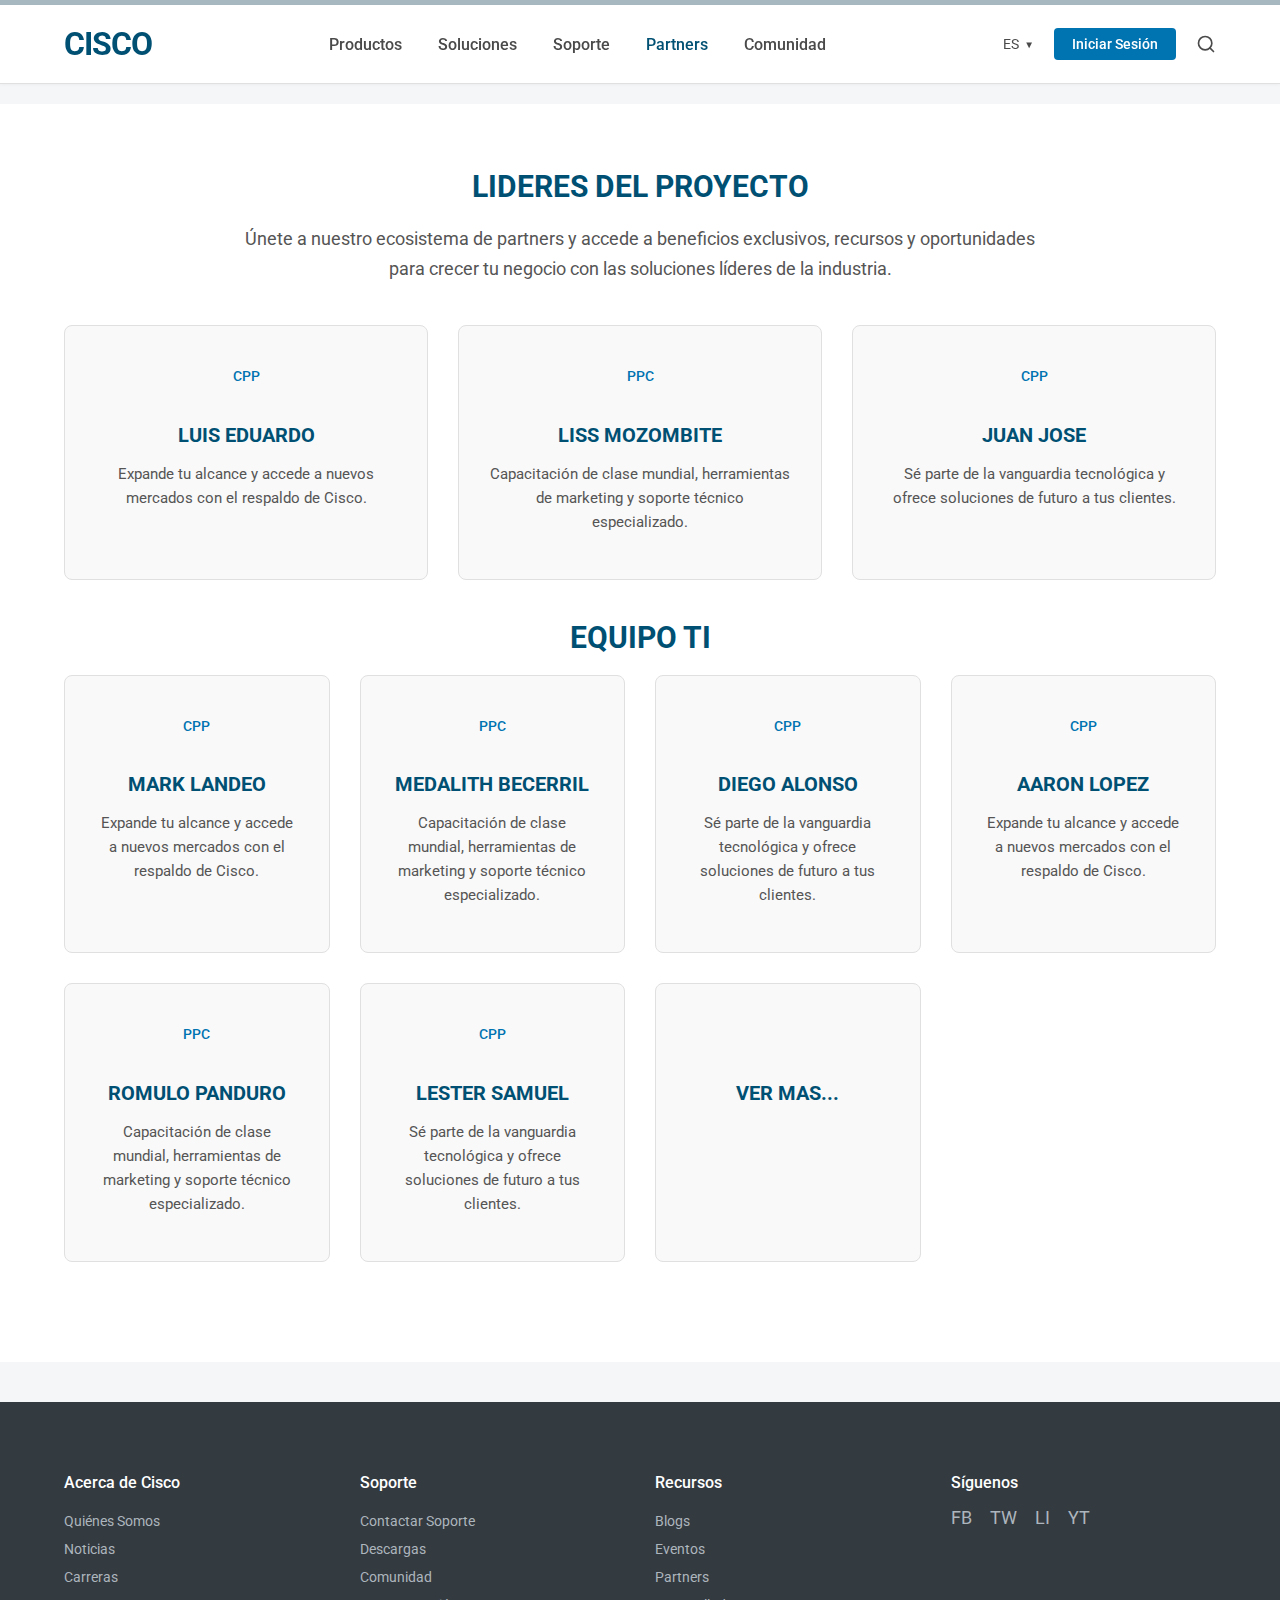
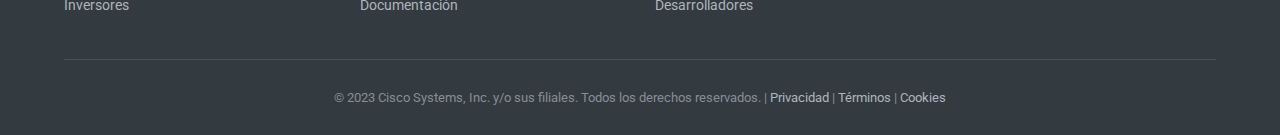
<file: patners.html>
<!DOCTYPE html>
<html lang="es">
<head>
    <meta charset="UTF-8">
    <meta name="viewport" content="width=device-width, initial-scale=1.0">
    <title>Cisco - Partners</title>
    <link href="https://fonts.googleapis.com/css2?family=Roboto:wght@400;500;700&display=swap" rel="stylesheet">
    <style>
        /* Reseteo básico y fuentes */
        body, html {
            margin: 0;
            padding: 0;
            font-family: 'Roboto', sans-serif;
            color: #333;
            background-color: #f4f6f8;
        }

        .container {
            width: 90%;
            max-width: 1200px;
            margin: 0 auto;
            padding: 0 15px; /* Añade padding para que el contenido no toque los bordes */
        }

        /* Barra superior */
        .top-bar {
            height: 5px;
            background-color: #a8b8c0; /* Color de la barra superior */
        }

        /* Header */
        header {
            background-color: #fff;
            padding: 20px 0;
            border-bottom: 1px solid #e0e0e0;
            box-shadow: 0 1px 3px rgba(0,0,0,0.04);
            position: sticky; /* Header fijo */
            top: 0;
            z-index: 1000;
        }

        header .container {
            display: flex;
            justify-content: space-between;
            align-items: center;
        }

        .logo a, /* Hacer el logo un enlace */
        .logo {
            font-size: 32px;
            font-weight: 700;
            color: #005073; /* Azul Cisco */
            letter-spacing: -1px;
            text-decoration: none; /* Quitar subrayado si es enlace */
        }

        nav {
            flex-grow: 1;
            display: flex;
            justify-content: center;
        }

        nav ul {
            list-style: none;
            padding: 0;
            margin: 0;
            display: flex;
        }

        nav ul li {
            margin: 0 18px;
        }

        nav ul li a {
            text-decoration: none;
            color: #4a4a4a; /* Gris oscuro para los links */
            font-weight: 500;
            font-size: 16px;
            transition: color 0.3s ease;
        }

        nav ul li a:hover,
        nav ul li a.active { /* Para una página activa */
            color: #005073; /* Azul Cisco al pasar el ratón */
        }

        .user-actions {
            display: flex;
            align-items: center;
        }

        .user-actions a {
            text-decoration: none;
            color: #4a4a4a;
            margin-left: 20px;
            font-size: 14px;
            display: flex;
            align-items: center;
        }
        .user-actions a:first-child {
            margin-left: 0;
        }

        .user-actions .login-btn {
            background-color: #0073b1; /* Azul Cisco/LATAM más estándar */
            color: white;
            padding: 8px 18px;
            border-radius: 4px;
            font-weight: 500;
            transition: background-color 0.3s ease;
        }

        .user-actions .login-btn:hover {
            background-color: #005073; /* Azul más oscuro */
        }

        .user-actions .search-icon svg {
            stroke: #4a4a4a;
        }
        .user-actions .search-icon:hover svg {
            stroke: #005073;
        }

        .arrow-down {
            font-size: 0.7em;
            margin-left: 5px;
        }

        /* Main content (para espaciado si el header es sticky) */
        main {
            padding-top: 20px; /* Espacio para que el contenido no se solape con el header sticky */
        }


        /* Partners Section */
        .partners-section {
            padding: 40px 0 60px 0; /* Ajustado padding superior por el margen de 'main' */
            background-color: #fff;
        }
        .partners-section h2 {
            text-align: center;
            font-size: 30px; /* Ajustado */
            margin-bottom: 20px;
            color: #005073;
            font-weight: 700;
        }
        .partners-intro {
            text-align: center;
            font-size: 18px;
            line-height: 1.7;
            color: #555;
            max-width: 800px;
            margin: 0 auto 40px auto;
        }
        .partner-benefits-grid {
            display: grid;
            grid-template-columns: repeat(auto-fit, minmax(250px, 1fr));
            gap: 30px;
            margin-bottom: 40px;
        }
        .benefit-card {
            background-color: #f9f9f9;
            padding: 30px;
            border-radius: 8px;
            text-align: center;
            border: 1px solid #e0e0e0;
            transition: transform 0.3s ease, box-shadow 0.3s ease;
        }
        .benefit-card:hover {
            transform: translateY(-5px);
            box-shadow: 0 6px 15px rgba(0,0,0,0.1);
        }
        .benefit-icon-placeholder {
            font-size: 14px;
            color: #0073b1;
            margin-bottom: 15px;
            font-weight: 500;
            height: 40px;
            display: flex;
            align-items: center;
            justify-content: center;
        }
        .benefit-card h4 {
            font-size: 20px;
            color: #005073;
            margin-bottom: 10px;
            font-weight: 700;
        }
        .benefit-card p {
            font-size: 15px;
            line-height: 1.6;
            color: #555;
        }
        .partner-cta {
            text-align: center;
        }
        .btn-primary, .btn-secondary {
            display: inline-block;
            padding: 12px 25px;
            font-size: 16px;
            font-weight: 500;
            border-radius: 4px;
            text-decoration: none;
            transition: background-color 0.3s ease, color 0.3s ease, border-color 0.3s ease;
            margin: 10px 5px;
            min-width: 180px;
            box-sizing: border-box;
        }
        .btn-primary {
            background-color: #0073b1;
            color: #fff;
            border: 1px solid #0073b1;
        }
        .btn-primary:hover {
            background-color: #005073;
            border-color: #005073;
        }
        .btn-secondary {
            background-color: transparent;
            color: #0073b1;
            border: 1px solid #0073b1;
        }
        .btn-secondary:hover {
            background-color: #e6f3f9;
            color: #005073;
            border-color: #005073;
        }

        /* Footer (opcional, pero útil para una página completa) */
        footer {
            background-color: #333a40;
            color: #adb5bd;
            padding: 50px 0 30px;
            font-size: 14px;
            margin-top: 40px; /* Espacio antes del footer */
        }

        .footer-links {
            display: grid;
            grid-template-columns: repeat(auto-fit, minmax(200px, 1fr));
            gap: 30px;
            margin-bottom: 40px;
        }

        .footer-links h4 {
            color: #fff;
            font-size: 16px;
            margin-bottom: 15px;
            font-weight: 500;
        }

        .footer-links ul {
            list-style: none;
            padding: 0;
            margin: 0;
        }

        .footer-links ul li a {
            color: #adb5bd;
            text-decoration: none;
            line-height: 2.0;
            transition: color 0.3s ease, padding-left 0.3s ease;
        }

        .footer-links ul li a:hover {
            color: #fff;
            padding-left: 5px;
        }

        .social-media a {
            color: #adb5bd;
            margin-right: 15px;
            font-size: 18px;
            text-decoration: none;
        }
        .social-media a:hover {
            color: #fff;
        }

        .copyright {
            text-align: center;
            padding-top: 30px;
            border-top: 1px solid #495057;
            font-size: 13px;
            color: #868e96;
        }
        .copyright a {
            color: #adb5bd;
            text-decoration: none;
        }
        .copyright a:hover {
            text-decoration: underline;
            color: #fff;
        }


        /* Responsive adjustments */
        @media (max-width: 992px) {
            header .container {
                flex-wrap: wrap;
            }
            nav {
                order: 3;
                width: 100%;
                justify-content: flex-start;
                margin-top: 15px;
                overflow-x: auto;
                padding-bottom: 10px;
            }
            nav ul {
                justify-content: flex-start;
                flex-wrap: nowrap;
            }
            nav ul li {
                margin: 0 12px;
            }
            .user-actions {
                margin-left: auto;
            }
            .partners-section h2 {
                font-size: 26px;
            }
        }

        @media (max-width: 768px) {
            .container { padding: 0 10px; }
            .logo a, .logo { font-size: 28px; }
            .user-actions .lang-selector, .user-actions .login-btn { display: none; }
            .partners-intro {
                font-size: 16px;
            }
            .partner-benefits-grid, .footer-links { grid-template-columns: 1fr; }
             .btn-primary, .btn-secondary {
                display: block;
                width: 100%;
                margin-left: 0;
                margin-right: 0;
            }
        }
         @media (max-width: 480px) {
            .logo a, .logo { font-size: 22px; }
            nav ul li { margin: 0 8px; }
            nav ul li a { font-size: 13px; }
            .user-actions a { margin-left: 10px; }
            .partners-section {
                padding-top: 20px; /* Menos padding en móvil */
            }
            .partners-section h2 {
                font-size: 22px;
            }
            .benefit-card { padding: 20px; }
        }
    </style>
</head>
<body>
    <div class="top-bar"></div>
    <header>
        <div class="container">
            <div class="logo">
                <a href="index.html">CISCO</a>
            </div>
            <nav>
                <ul>
              
                    <li><a href="index.html">Productos</a></li>
                    <li><a href="soluciones.html">Soluciones</a></li> 
                    <li><a href="soporte.html">Soporte</a></li>  
                    <li><a href="partners.html" class="active">Partners</a></li> 
                    <li><a href="comunidad.html">Comunidad</a></li> 
                </ul>
            </nav>
            <div class="user-actions">
                <a href="#" class="lang-selector">ES <span class="arrow-down">▼</span></a>
                <a href="#" class="login-btn">Iniciar Sesión</a>
                <a href="#" class="search-icon" aria-label="Buscar">
                    <svg xmlns="http://www.w3.org/2000/svg" width="20" height="20" viewBox="0 0 24 24" fill="none" stroke="currentColor" stroke-width="2" stroke-linecap="round" stroke-linejoin="round"><circle cx="11" cy="11" r="8"></circle><line x1="21" y1="21" x2="16.65" y2="16.65"></line></svg>
                </a>
            </div>
        </div>
    </header>

    <main>
        <section class="partners-section">
            <div class="container">
                <h2>LIDERES DEL PROYECTO</h2>
                <p class="partners-intro">Únete a nuestro ecosistema de partners y accede a beneficios exclusivos, recursos y oportunidades para crecer tu negocio con las soluciones líderes de la industria.</p>
                <div class="partner-benefits-grid">
                    <div class="benefit-card">
                        <div class="benefit-icon-placeholder">CPP</div>
                        <h4>LUIS EDUARDO</h4>
                        <p>Expande tu alcance y accede a nuevos mercados con el respaldo de Cisco.</p>
                    </div>
                    <div class="benefit-card">
                        <div class="benefit-icon-placeholder">PPC</div>
                        <h4>LISS MOZOMBITE</h4>
                        <p>Capacitación de clase mundial, herramientas de marketing y soporte técnico especializado.</p>
                    </div>
                    <div class="benefit-card">
                        <div class="benefit-icon-placeholder">CPP</div>
                        <h4>JUAN JOSE</h4>
                        <p>Sé parte de la vanguardia tecnológica y ofrece soluciones de futuro a tus clientes.</p>
                    </div>
                </div>

                    <h2>EQUIPO TI</h2>

                <div class="partner-benefits-grid">
                    <div class="benefit-card">
                        <div class="benefit-icon-placeholder">CPP</div>
                        <h4>MARK LANDEO</h4>
                        <p>Expande tu alcance y accede a nuevos mercados con el respaldo de Cisco.</p>
                    </div>
                    <div class="benefit-card">
                        <div class="benefit-icon-placeholder">PPC</div>
                        <h4>MEDALITH BECERRIL</h4>
                        <p>Capacitación de clase mundial, herramientas de marketing y soporte técnico especializado.</p>
                    </div>
                    <div class="benefit-card">
                        <div class="benefit-icon-placeholder">CPP</div>
                        <h4>DIEGO ALONSO</h4>
                        <p>Sé parte de la vanguardia tecnológica y ofrece soluciones de futuro a tus clientes.</p>
                    </div>

                    <div class="benefit-card">
                        <div class="benefit-icon-placeholder">CPP</div>
                        <h4>AARON LOPEZ</h4>
                        <p>Expande tu alcance y accede a nuevos mercados con el respaldo de Cisco.</p>
                    </div>
                    <div class="benefit-card">
                        <div class="benefit-icon-placeholder">PPC</div>
                        <h4>ROMULO PANDURO</h4>
                        <p>Capacitación de clase mundial, herramientas de marketing y soporte técnico especializado.</p>
                    </div>
                    <div class="benefit-card">
                        <div class="benefit-icon-placeholder">CPP</div>
                        <h4>LESTER SAMUEL</h4>
                        <p>Sé parte de la vanguardia tecnológica y ofrece soluciones de futuro a tus clientes.</p>
                    </div>
                    <div class="benefit-card">
                        <div class="benefit-icon-placeholder"></div>
                        <h4>VER MAS...</h4>
                    </div>
                </div>
                
                </div>

                    
        </section>
    </main>

    <footer>
        <div class="container">
            <div class="footer-links">
                <div>
                    <h4>Acerca de Cisco</h4>
                    <ul>
                        <li><a href="#">Quiénes Somos</a></li>
                        <li><a href="#">Noticias</a></li>
                        <li><a href="#">Carreras</a></li>
                        <li><a href="#">Inversores</a></li>
                    </ul>
                </div>
                <div>
                    <h4>Soporte</h4>
                    <ul>
                        <li><a href="#">Contactar Soporte</a></li>
                        <li><a href="#">Descargas</a></li>
                        <li><a href="#">Comunidad</a></li>
                        <li><a href="#">Documentación</a></li>
                    </ul>
                </div>
                <div>
                    <h4>Recursos</h4>
                    <ul>
                        <li><a href="#">Blogs</a></li>
                        <li><a href="#">Eventos</a></li>
                        <li><a href="partners.html">Partners</a></li>
                        <li><a href="#">Desarrolladores</a></li>
                    </ul>
                </div>
                <div>
                    <h4>Síguenos</h4>
                    <div class="social-media">
                        <a href="#" aria-label="Facebook">FB</a>
                        <a href="#" aria-label="Twitter">TW</a>
                        <a href="#" aria-label="LinkedIn">LI</a>
                        <a href="#" aria-label="YouTube">YT</a>
                    </div>
                </div>
            </div>
            <div class="copyright">
                © 2023 Cisco Systems, Inc. y/o sus filiales. Todos los derechos reservados. | <a href="#">Privacidad</a> | <a href="#">Términos</a> | <a href="#">Cookies</a>
            </div>
        </div>
    </footer>

</body>
</html>
</file>
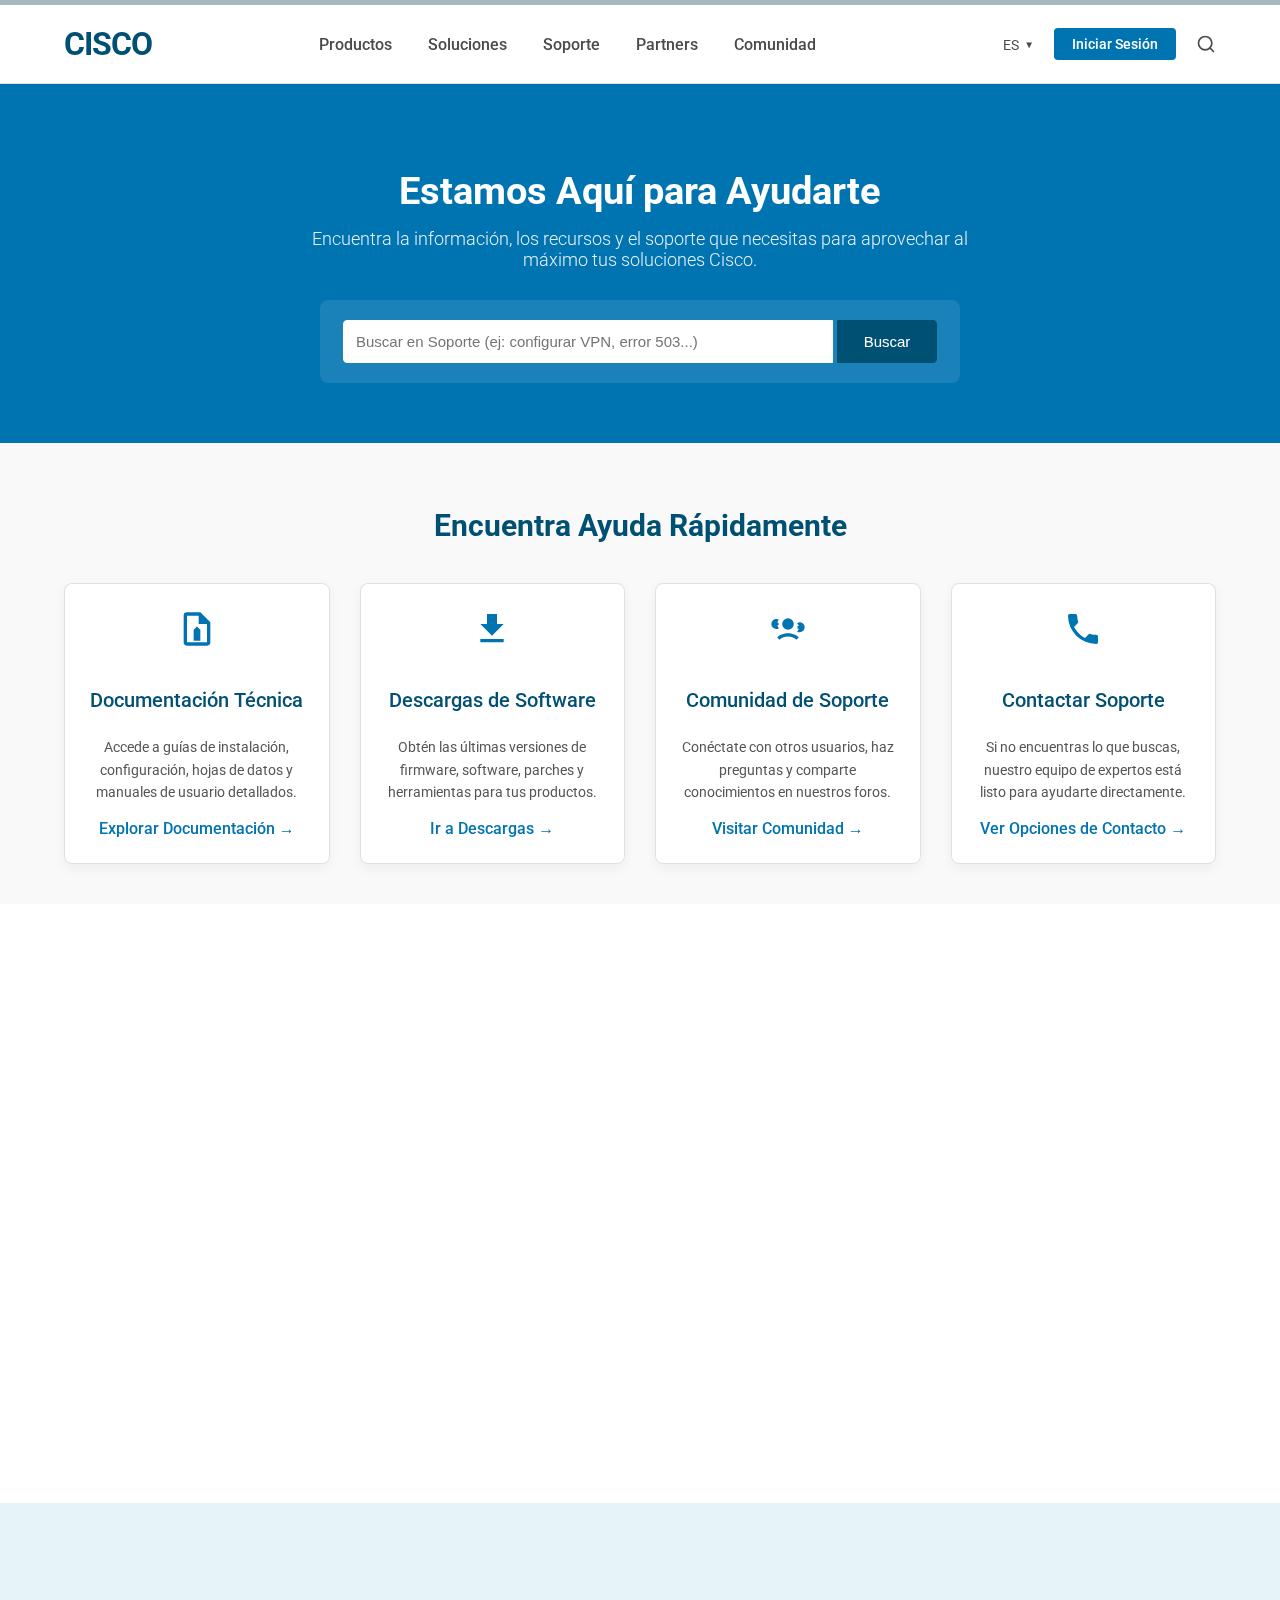
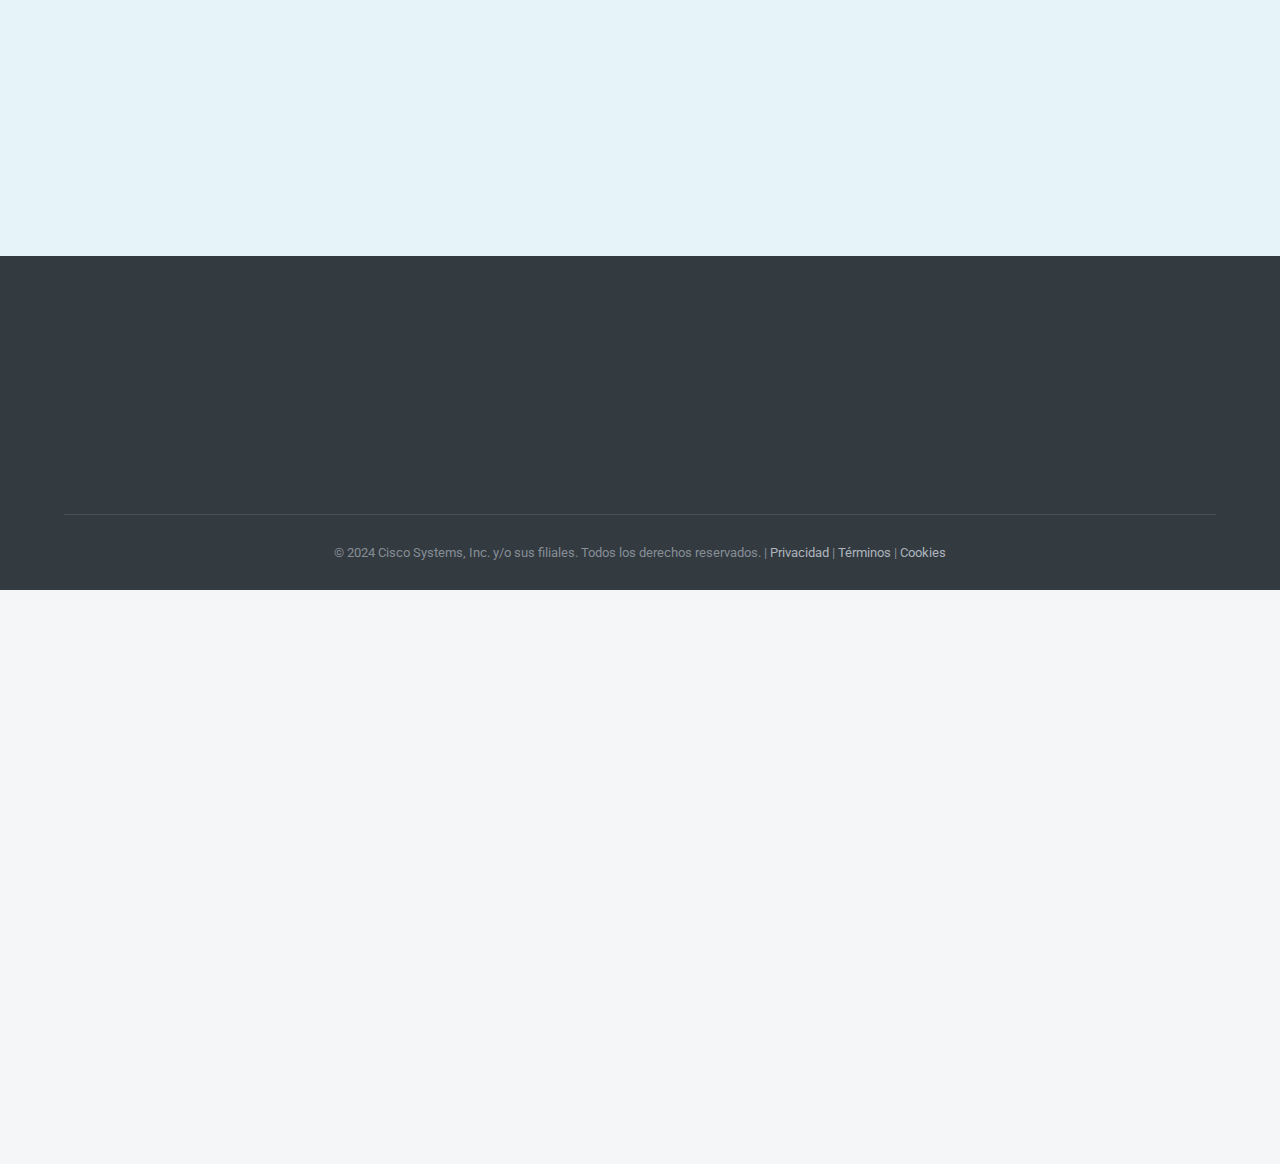
<file: soporte.html>
<!DOCTYPE html>
<html lang="es"> <!-- El lang se actualizará con JS -->
<head>
    <meta charset="UTF-8">
    <meta name="viewport" content="width=device-width, initial-scale=1.0">
    <title data-translate-key="pageTitleSoporte">Cisco - Soporte</title>
    <link rel="icon" type="image/png" href="img/cisco-img.png">
    <link href="https://fonts.googleapis.com/css2?family=Roboto:wght@300;400;500;700&display=swap" rel="stylesheet">
    <link href="https://unpkg.com/aos@2.3.1/dist/aos.css" rel="stylesheet">
    <link rel="stylesheet" href="css/main.css">
</head>
<body>
    <div id="navbar-placeholder"></div>

    <main>
        <section class="support-hero">
            <div class="container" data-aos="fade-in">
                <h1 data-translate-key="supportHeroTitle">Estamos Aquí para Ayudarte</h1>
                <p data-translate-key="supportHeroSubtitle">Encuentra la información, los recursos y el soporte que necesitas para aprovechar al máximo tus soluciones Cisco.</p>
                <div class="search-box-support">
                    <input type="text" placeholder="Buscar en Soporte (ej: configurar VPN, error 503...)" data-translate-key="supportSearchPlaceholder">
                    <button type="submit" data-translate-key="searchButton">Buscar</button>
                </div>
            </div>
        </section>

        <section class="quick-help-section">
            <div class="container">
                <h2 class="section-title" data-aos="fade-up" data-translate-key="quickHelpTitle">Encuentra Ayuda Rápidamente</h2>
                <div class="help-grid">
                    <div class="help-card" data-aos="fade-up" data-aos-delay="100">
                        <div class="help-icon">
                            <svg viewBox="0 0 24 24"><path d="M14,2H6A2,2 0 0,0 4,4V20A2,2 0 0,0 6,22H18A2,2 0 0,0 20,20V8L14,2M18,20H6V4H13V9H18V20M10,12.5L12,10.5L14,12.5V19H10V12.5Z" /></svg>
                        </div>
                        <h3 data-translate-key="techDocsTitle">Documentación Técnica</h3>
                        <p data-translate-key="techDocsDesc">Accede a guías de instalación, configuración, hojas de datos y manuales de usuario detallados.</p>
                        <a href="#" class="btn-link" data-translate-key="exploreDocsLink">Explorar Documentación →</a>
                    </div>
                    <div class="help-card" data-aos="fade-up" data-aos-delay="200">
                        <div class="help-icon">
                            <svg viewBox="0 0 24 24"><path d="M5,20H19V18H5M19,9H15V3H9V9H5L12,16L19,9Z" /></svg>
                        </div>
                        <h3 data-translate-key="softwareDownloadsTitle">Descargas de Software</h3>
                        <p data-translate-key="softwareDownloadsDesc">Obtén las últimas versiones de firmware, software, parches y herramientas para tus productos.</p>
                        <a href="#" class="btn-link" data-translate-key="goToDownloadsLink">Ir a Descargas →</a>
                    </div>
                    <div class="help-card" data-aos="fade-up" data-aos-delay="300">
                        <div class="help-icon">
                            <svg viewBox="0 0 24 24"><path d="M12,5.5A3.5,3.5 0 0,1 15.5,9A3.5,3.5 0 0,1 12,12.5A3.5,3.5 0 0,1 8.5,9A3.5,3.5 0 0,1 12,5.5M5,8C5.56,8 6.08,8.15 6.53,8.42L5.5,9.94L6.53,11.5C6.08,11.85 5.56,12 5,12A3,3 0 0,1 2,9A3,3 0 0,1 5,6C5.56,6 6.08,6.15 6.53,6.42L5.5,7.94L6.53,9.5C6.08,9.85 5.56,10 5,10C3.9,10 3,9.55 3,9C3,8.45 3.9,8 5,8M19,8A3,3 0 0,1 22,11A3,3 0 0,1 19,14C18.44,14 17.92,13.85 17.47,13.58L18.5,12.06L17.47,10.5C17.92,10.15 18.44,10 19,10C20.1,10 21,10.45 21,11C21,11.55 20.1,12 19,12C18.44,12 17.92,11.85 17.47,11.58L18.5,10.06L17.47,8.5C17.92,8.15 18.44,8 19,8M12,14.5C14.25,14.5 17.44,15.5 18.5,17.11L17.06,18.5C16.25,17.44 14.05,16.5 12,16.5C9.95,16.5 7.75,17.44 6.94,18.5L5.5,17.11C6.56,15.5 9.75,14.5 12,14.5Z" /></svg>
                        </div>
                        <h3 data-translate-key="supportCommunityTitle">Comunidad de Soporte</h3>
                        <p data-translate-key="supportCommunityDesc">Conéctate con otros usuarios, haz preguntas y comparte conocimientos en nuestros foros.</p>
                        <a href="comunidad.html" class="btn-link" data-translate-key="visitCommunityLink">Visitar Comunidad →</a>
                    </div>
                    <div class="help-card" data-aos="fade-up" data-aos-delay="400">
                        <div class="help-icon">
                            <svg viewBox="0 0 24 24"><path d="M6.62,10.79C8.06,13.62 10.38,15.94 13.21,17.38L15.41,15.18C15.69,14.9 16.08,14.82 16.43,14.93C17.55,15.3 18.75,15.5 20,15.5A1,1 0 0,1 21,16.5V20A1,1 0 0,1 20,21A17,17 0 0,1 3,4A1,1 0 0,1 4,3H7.5A1,1 0 0,1 8.5,4C8.5,5.25 8.7,6.45 9.07,7.57C9.18,7.92 9.1,8.31 8.82,8.59L6.62,10.79Z" /></svg>
                        </div>
                        <h3 data-translate-key="contactSupportTitle">Contactar Soporte</h3>
                        <p data-translate-key="contactSupportDesc">Si no encuentras lo que buscas, nuestro equipo de expertos está listo para ayudarte directamente.</p>
                        <a href="#contact-support" class="btn-link" data-translate-key="viewContactOptionsLink">Ver Opciones de Contacto →</a>
                    </div>
                </div>
            </div>
        </section>

        <section class="popular-resources">
            <div class="container">
                <h2 class="section-title" data-aos="fade-up" data-translate-key="popularResourcesTitle">Recursos Populares de Soporte</h2>
                <ul class="resource-list" data-aos="fade-up" data-aos-delay="100">
                    <li>
                        <a href="#" data-translate-key="resourceLink1">Guía de Configuración Inicial para Routers ISR 4000</a>
                        <span data-translate-key="resourceDesc1">Guía paso a paso para la puesta en marcha.</span>
                    </li>
                    <li>
                        <a href="#" data-translate-key="resourceLink2">Solución de Problemas Comunes en Conexiones VPN AnyConnect</a>
                        <span data-translate-key="resourceDesc2">Diagnostica y resuelve los problemas más frecuentes.</span>
                    </li>
                    <li>
                        <a href="#" data-translate-key="resourceLink3">Actualización de Firmware para Switches Catalyst 9200</a>
                        <span data-translate-key="resourceDesc3">Instrucciones y mejores prácticas para actualizar.</span>
                    </li>
                    <li>
                        <a href="#" data-translate-key="resourceLink4">Entendiendo las Licencias Smart de Cisco</a>
                        <span data-translate-key="resourceDesc4">Todo lo que necesitas saber sobre la gestión de licencias.</span>
                    </li>
                     <li>
                        <a href="#" data-translate-key="resourceLink5">Cómo Abrir un Caso de Soporte (TAC)</a>
                        <span data-translate-key="resourceDesc5">Proceso para solicitar asistencia técnica especializada.</span>
                    </li>
                </ul>
            </div>
        </section>

        <section class="contact-support-section" id="contact-support">
            <div class="container" data-aos="zoom-in">
                <h2 class="section-title" data-translate-key="personalizedHelpTitle">¿Necesitas Ayuda Personalizada?</h2>
                <p data-translate-key="personalizedHelpDesc">Nuestro equipo de soporte técnico está disponible para asistirte con cualquier consulta o problema que puedas tener. Elige la opción que mejor se adapte a tus necesidades.</p>
                <div class="contact-buttons">
                    <a href="#" class="btn-primary" data-translate-key="openCaseButton">Abrir un Caso Online</a>
                    <a href="#" class="btn-secondary" data-translate-key="findSupportPartnerButton">Encontrar un Partner de Soporte</a>
                </div>
            </div>
        </section>
    </main>

    <footer>
        <div class="container">
            <div class="footer-links">
                <div data-aos="fade-up" data-aos-delay="100">
                    <h4 data-translate-key="footerAbout">Acerca de Cisco</h4>
                    <ul>
                        <li><a href="#" data-translate-key="footerWhoWeAre">Quiénes Somos</a></li>
                        <li><a href="#" data-translate-key="footerNews">Noticias</a></li>
                        <li><a href="#" data-translate-key="footerCareers">Carreras</a></li>
                        <li><a href="#" data-translate-key="footerInvestors">Inversores</a></li>
                    </ul>
                </div>
                <div data-aos="fade-up" data-aos-delay="200">
                    <h4 data-translate-key="footerSupport">Soporte</h4>
                    <ul>
                        <li><a href="soporte.html" data-translate-key="footerContactSupport">Contactar Soporte</a></li>
                        <li><a href="#" data-translate-key="footerDownloads">Descargas</a></li>
                        <li><a href="comunidad.html" data-translate-key="footerCommunityLink">Comunidad</a></li>
                        <li><a href="#" data-translate-key="footerDocumentation">Documentación</a></li>
                    </ul>
                </div>
                <div data-aos="fade-up" data-aos-delay="300">
                    <h4 data-translate-key="footerResources">Recursos</h4>
                    <ul>
                        <li><a href="#" data-translate-key="footerBlogs">Blogs</a></li>
                        <li><a href="#" data-translate-key="footerEvents">Eventos</a></li>
                        <li><a href="partners.html" data-translate-key="footerPartnersLink">Partners</a></li>
                        <li><a href="#" data-translate-key="footerDevelopers">Desarrolladores</a></li>
                    </ul>
                </div>
                <div data-aos="fade-up" data-aos-delay="400">
                    <h4 data-translate-key="footerFollowUs">Síguenos</h4>
                    <div class="social-media">
                        <a href="#" aria-label="Facebook"><svg viewBox="0 0 24 24"><path d="M22.675 0h-21.35c-.732 0-1.325.593-1.325 1.325v21.351c0 .731.593 1.324 1.325 1.324h11.495v-9.294h-3.128v-3.622h3.128v-2.671c0-3.1 1.893-4.788 4.659-4.788 1.325 0 2.463.099 2.795.143v3.24l-1.918.001c-1.504 0-1.795.715-1.795 1.763v2.313h3.587l-.467 3.622h-3.12v9.293h6.116c.73 0 1.323-.593 1.323-1.325v-21.35c0-.732-.593-1.325-1.325-1.325z"/></svg></a>
                        <a href="#" aria-label="Twitter"><svg viewBox="0 0 24 24"><path d="M23.953 4.57a10 10 0 01-2.825.775 4.958 4.958 0 002.163-2.723c-.951.555-2.005.959-3.127 1.184a4.92 4.92 0 00-8.384 4.482C7.69 8.095 4.067 6.13 1.64 3.162a4.822 4.822 0 00-.666 2.475c0 1.71.87 3.213 2.188 4.096a4.904 4.904 0 01-2.228-.616v.06a4.923 4.923 0 003.946 4.827 4.996 4.996 0 01-2.212.085 4.936 4.936 0 004.604 3.417 9.867 9.867 0 01-6.102 2.105c-.39 0-.779-.023-1.17-.067a13.995 13.995 0 007.557 2.209c9.053 0 13.998-7.496 13.998-13.985 0-.21 0-.42-.015-.63A9.935 9.935 0 0024 4.59z"/></svg></a>
                        <a href="#" aria-label="LinkedIn"><svg viewBox="0 0 24 24"><path d="M20.447 20.452h-3.554v-5.569c0-1.328-.027-3.037-1.852-3.037-1.853 0-2.136 1.445-2.136 2.939v5.667H9.351V9h3.414v1.561h.046c.477-.9 1.637-1.85 3.37-1.85 3.601 0 4.267 2.37 4.267 5.455v6.286zM5.337 7.433c-1.144 0-2.063-.926-2.063-2.065 0-1.138.92-2.063 2.063-2.063 1.14 0 2.064.925 2.064 2.063 0 1.139-.925 2.065-2.064 2.065zm1.782 13.019H3.555V9h3.564v11.452zM22.225 0H1.771C.792 0 0 .774 0 1.729v20.542C0 23.227.792 24 1.771 24h20.451C23.2 24 24 23.227 24 22.271V1.729C24 .774 23.2 0 22.225 0z"/></svg></a>
                        <a href="#" aria-label="YouTube"><svg viewBox="0 0 24 24"><path d="M23.498 6.186a3.016 3.016 0 00-2.122-2.136C19.505 3.545 12 3.545 12 3.545s-7.505 0-9.377.505A3.017 3.017 0 00.502 6.186C0 8.07 0 12 0 12s0 3.93.502 5.814a3.016 3.016 0 002.122 2.136c1.871.505 9.376.505 9.376.505s7.505 0 9.377-.505a3.015 3.015 0 002.122-2.136C24 15.93 24 12 24 12s0-3.93-.502-5.814zM9.545 15.568V8.432L15.818 12l-6.273 3.568z"/></svg></a>
                    </div>
                </div>
            </div>
            <div class="copyright" data-translate-key="copyrightText">
                © 2024 Cisco Systems, Inc. y/o sus filiales. Todos los derechos reservados. | <a href="#" data-translate-key="privacyLink">Privacidad</a> | <a href="#" data-translate-key="termsLink">Términos</a> | <a href="#" data-translate-key="cookiesLink">Cookies</a>
            </div>
        </div>
    </footer>

    <div id="login-modal-placeholder"></div>

    <script src="https://unpkg.com/aos@2.3.1/dist/aos.js"></script>
    <script src="js/main.js"></script>
</body>
</html>
</file>
<file: css/main.css>
/* WEBCISCO/css/main.css */

/* === ESTILOS PARA EL MODAL DE LOGIN === */
.modal-overlay {
    position: fixed;
    top: 0;
    left: 0;
    width: 100%;
    height: 100%;
    background-color: rgba(0, 0, 0, 0.6);
    display: flex;
    justify-content: center;
    align-items: center;
    z-index: 2000;
    opacity: 0;
    visibility: hidden;
    transition: opacity 0.3s ease, visibility 0s linear 0.3s;
}
.modal-overlay.active {
    opacity: 1;
    visibility: visible;
    transition: opacity 0.3s ease;
}
.login-modal {
    background-color: #fff;
    padding: 30px 40px;
    border-radius: 8px;
    box-shadow: 0 5px 15px rgba(0,0,0,0.3);
    width: 100%;
    max-width: 400px;
    position: relative;
    transform: translateY(-20px);
    transition: transform 0.3s ease-out;
}
.modal-overlay.active .login-modal {
    transform: translateY(0);
}
.login-modal-header {
    display: flex;
    justify-content: space-between;
    align-items: center;
    margin-bottom: 20px;
    border-bottom: 1px solid #e0e0e0;
    padding-bottom: 15px;
}
.login-modal-header h2 {
    margin: 0;
    font-size: 24px;
    color: #005073;
}
.close-modal-btn {
    background: none;
    border: none;
    font-size: 28px;
    cursor: pointer;
    color: #777;
    line-height: 1;
}
.close-modal-btn:hover {
    color: #333;
}
.login-form-group {
    margin-bottom: 20px;
}
.login-form-group label {
    display: block;
    margin-bottom: 8px;
    font-weight: 500;
    color: #555;
}
.login-form-group input[type="email"],
.login-form-group input[type="password"] {
    width: 100%;
    padding: 12px;
    border: 1px solid #ccc;
    border-radius: 4px;
    box-sizing: border-box;
    font-size: 15px;
}
.login-form-group input[type="email"]:focus,
.login-form-group input[type="password"]:focus {
    border-color: #0073b1;
    box-shadow: 0 0 0 0.2rem rgba(0,115,177,.25);
    outline: none;
}
.login-submit-modal-btn {
    background-color: #0073b1;
    color: white;
    border: none;
    padding: 12px 25px;
    font-size: 16px;
    font-weight: 700;
    border-radius: 4px;
    cursor: pointer;
    width: 100%;
    transition: background-color 0.3s ease;
}
.login-submit-modal-btn:hover {
    background-color: #005073;
}
.login-modal-footer {
    text-align: center;
    margin-top: 20px;
    font-size: 14px;
}
.login-modal-footer a {
    color: #0073b1;
    text-decoration: none;
}
.login-modal-footer a:hover {
    text-decoration: underline;
}
/* === FIN ESTILOS MODAL === */

/* Reseteo básico y fuentes */
body, html {
    margin: 0;
    padding: 0;
    font-family: 'Roboto', sans-serif;
    color: #333;
    background-color: #f4f6f8;
    scroll-behavior: smooth;
}

.container {
    width: 90%;
    max-width: 1200px;
    margin: 0 auto;
    padding: 0 15px;
}

/* Barra superior */
.top-bar {
    height: 5px;
    background-color: #a8b8c0;
}

/* Header */
header {
    background-color: #fff;
    padding: 20px 0;
    border-bottom: 1px solid #e0e0e0;
    box-shadow: 0 1px 3px rgba(0,0,0,0.04);
    position: sticky;
    top: 0;
    z-index: 1000;
}

header .container {
    display: flex;
    justify-content: space-between;
    align-items: center;
}

.logo {
    font-size: 32px;
    font-weight: 700;
    color: #005073;
    letter-spacing: -1px;
}

nav {
    flex-grow: 1;
    display: flex;
    justify-content: center;
}

nav ul {
    list-style: none;
    padding: 0;
    margin: 0;
    display: flex;
}

nav ul li {
    margin: 0 18px;
}

nav ul li a {
    text-decoration: none;
    color: #4a4a4a;
    font-weight: 500;
    font-size: 16px;
    transition: color 0.3s ease;
}

nav ul li a:hover,
nav ul li a.active {
    color: #005073;
}

.user-actions {
    display: flex;
    align-items: center;
}

.user-actions a, 
.user-actions .login-btn,
.user-actions .language-selector button {
    text-decoration: none;
    color: #4a4a4a;
    margin-left: 20px;
    font-size: 14px;
    display: inline-flex;
    align-items: center;
    background: none;
    border: none;
    padding: 0;
    cursor: pointer;
    font-family: inherit;
}
.user-actions a:first-child,
.user-actions .language-selector:first-child {
    margin-left: 0;
}

.user-actions .login-btn {
    background-color: #0073b1;
    color: white;
    padding: 8px 18px;
    border-radius: 4px;
    font-weight: 500;
    transition: background-color 0.3s ease;
    border: none; 
    font-family: inherit; 
    line-height: normal; 
    text-decoration: none; 
    justify-content: center; 
    -webkit-appearance: none; 
    -moz-appearance: none; 
    appearance: none; 
}
.user-actions .login-btn:hover { background-color: #005073; }

/* Estilos para el Dropdown de Idioma */
.language-selector {
    position: relative;
}
.language-selector .current-lang-btn {
    padding: 8px 10px;
    border: 1px solid transparent;
}
.language-selector .current-lang-btn:hover,
.language-selector .current-lang-btn:focus {
    color: #005073;
}
.language-dropdown {
    display: none;
    position: absolute;
    top: 100%;
    right: 0;
    background-color: white;
    border: 1px solid #e0e0e0;
    border-radius: 4px;
    box-shadow: 0 4px 12px rgba(0,0,0,0.1);
    z-index: 1001; 
    min-width: 120px; 
    padding: 5px 0;
}
.language-selector:hover .language-dropdown,
.language-selector .current-lang-btn:focus + .language-dropdown,
.language-dropdown:hover {
    display: block;
}
.language-dropdown a {
    display: block;
    padding: 8px 15px;
    text-decoration: none;
    color: #4a4a4a;
    font-size: 14px;
    margin-left: 0 !important;
    background: none;
    border: none;
    width: 100%;
    text-align: left;
    box-sizing: border-box;
}
.language-dropdown a:hover {
    background-color: #f4f6f8;
    color: #005073;
}
.language-dropdown a.selected-lang-item {
    font-weight: 700;
    color: #005073;
}
.arrow-down { font-size: 0.7em; margin-left: 5px; }

.user-actions .search-icon svg { stroke: #4a4a4a; fill: none; transition: stroke 0.3s ease, fill 0.3s ease; }
.user-actions .search-icon:hover svg { stroke: #005073; }

/* Hero Section (Estilos de index.html) */
.hero { background-image: linear-gradient(rgba(0, 80, 115, 0.6), rgba(0, 40, 60, 0.8)), url('https://images.unsplash.com/photo-1519389950473-47ba0277781c?auto=format&fit=crop&w=1200&q=80'); background-size: cover; background-position: center; padding: 80px 0; color: white; text-align: center; margin-top: 0; }
.hero-content { max-width: 750px; margin: 0 auto; }
.hero h1 { font-size: 42px; margin-bottom: 15px; font-weight: 700; line-height: 1.2; }
.hero-subtitle { font-size: 18px; margin-bottom: 30px; font-weight: 300; opacity: 0.9; }
.search-box { background-color: rgba(255, 255, 255, 0.95); padding: 25px; border-radius: 8px; box-shadow: 0 8px 25px rgba(0,0,0,0.15); color: #333; text-align: left; }
.search-tabs { display: flex; margin-bottom: 20px; border-bottom: 1px solid #e0e0e0; }
.search-tabs .tab-btn { background: none; border: none; padding: 12px 15px; cursor: pointer; font-size: 15px; font-weight: 500; color: #555; border-bottom: 3px solid transparent; margin-right: 10px; transition: color 0.3s ease, border-bottom-color 0.3s ease; }
.search-tabs .tab-btn.active, .search-tabs .tab-btn:hover { color: #005073; border-bottom-color: #005073; }
.search-form .form-group { margin-bottom: 15px; }
.search-form input[type="text"] { width: 100%; padding: 12px; border: 1px solid #ccc; border-radius: 4px; box-sizing: border-box; font-size: 15px; }
.search-form input[type="text"]:focus { border-color: #0073b1; box-shadow: 0 0 0 0.2rem rgba(0,115,177,.25); outline: none; }
.search-submit-btn { background-color: #0073b1; color: white; border: none; padding: 12px 25px; font-size: 16px; font-weight: 700; border-radius: 4px; cursor: pointer; width: 100%; transition: background-color 0.3s ease; }
.search-submit-btn:hover { background-color: #005073; }
.quick-links { margin-top: 15px; text-align: center; font-size: 14px; }
.quick-links a { color: #005073; text-decoration: none; margin: 0 5px; }
.quick-links a:hover { text-decoration: underline; }

/* Estilo común para títulos de sección */
.section-title { text-align: center; font-size: 30px; margin-bottom: 40px; color: #005073; font-weight: 700; }
.section-subtitle { text-align: center; font-size: 18px; line-height: 1.7; color: #555; max-width: 800px; margin: -20px auto 40px auto; }

/* Promo Cards Section (Estilos de index.html) */
.promo-cards, .customer-success-section, .latest-news-section { padding: 60px 0; }
.promo-cards, .latest-news-section { background-color: #f9f9f9; }
.customer-success-section { background-color: #fff; }
.cards-grid, .success-grid, .news-grid { display: grid; grid-template-columns: repeat(auto-fit, minmax(300px, 1fr)); gap: 30px; }
.card, .success-story-card, .news-card { background-color: #fff; border: 1px solid #e0e0e0; border-radius: 8px; overflow: hidden; box-shadow: 0 4px 12px rgba(0,0,0,0.08); transition: transform 0.3s ease, box-shadow 0.3s ease; display: flex; flex-direction: column; }
.card:hover, .success-story-card:hover, .news-card:hover { transform: translateY(-5px); box-shadow: 0 6px 15px rgba(0,0,0,0.1); }
.card img, .news-card img { width: 100%; height: 200px; object-fit: cover; }
.card h3, .success-story-card h3, .news-card h3 { font-size: 20px; color: #005073; margin: 15px 20px 10px; font-weight: 700; }
.card p, .success-story-card p, .news-card p { font-size: 15px; line-height: 1.6; color: #555; margin: 0 20px 15px; flex-grow: 1; }
.news-card .news-date { font-size: 13px; color: #777; margin: -5px 20px 10px; }
.card .card-link, .success-story-card .card-link, .news-card .card-link { display: inline-block; margin: 0 20px 20px; color: #0073b1; text-decoration: none; font-weight: 500; align-self: flex-start; }
.card .card-link:hover, .success-story-card .card-link:hover, .news-card .card-link:hover { text-decoration: underline; color: #005073; }
.success-story-card .client-logo-placeholder { height: 50px; width: 150px; background-color: #e0e0e0; margin: 20px auto 10px; border-radius: 4px; display: flex; align-items: center; justify-content: center; color: #777; font-size: 14px; }
.success-story-card h3 { text-align: center; }
.success-story-card p { text-align: center; font-style: italic; }
.success-story-card .card-link { align-self: center; }

/* Partners Section (Estilos de index.html y partners.html) */
.partners-section { padding: 60px 0; background-color: #fff; }
.partner-benefits-grid { display: grid; grid-template-columns: repeat(auto-fit, minmax(250px, 1fr)); gap: 30px; margin-bottom: 40px; }
.benefit-card { background-color: #f9f9f9; padding: 30px; border-radius: 8px; text-align: center; border: 1px solid #e0e0e0; transition: transform 0.3s ease, box-shadow 0.3s ease; }
.benefit-card:hover { transform: translateY(-5px); box-shadow: 0 6px 15px rgba(0,0,0,0.1); }
.benefit-icon { color: #0073b1; margin-bottom: 15px; height: 40px; display: flex; align-items: center; justify-content: center; }
.benefit-icon svg { width: 36px; height: 36px; fill: #0073b1; }
.benefit-card h4 { font-size: 20px; color: #005073; margin-bottom: 10px; font-weight: 700; }
.benefit-card p { font-size: 15px; line-height: 1.6; color: #555; }
.partner-cta { text-align: center; }
.btn-primary, .btn-secondary { display: inline-block; padding: 12px 25px; font-size: 16px; font-weight: 500; border-radius: 4px; text-decoration: none; transition: background-color 0.3s ease, color 0.3s ease, border-color 0.3s ease; margin: 10px 5px; min-width: 180px; box-sizing: border-box; }
.btn-primary { background-color: #0073b1; color: #fff; border: 1px solid #0073b1; }
.btn-primary:hover { background-color: #005073; border-color: #005073; }
.btn-secondary { background-color: transparent; color: #0073b1; border: 1px solid #0073b1; }
.btn-secondary:hover { background-color: #e6f3f9; color: #005073; border-color: #005073; }

/* Estilos específicos de partners.html (si los hubiera, como .member-avatar-partner) */
.member-avatar-partner { width: 90px; height: 90px; border-radius: 50%; margin: 0 auto 15px; background-color: #ccc; background-size: cover; background-position: center; border: 3px solid #fff; box-shadow: 0 2px 4px rgba(0,0,0,0.1); }
.benefit-icon-placeholder { font-size: 12px; color: #0073b1; margin-bottom: 5px; font-weight: 700; text-transform: uppercase; }

/* Estilos específicos de soluciones.html */
.solutions-hero { background-color: #005073; color: white; padding: 60px 0; text-align: center; }
.solutions-hero h1 { font-size: 38px; margin-bottom: 15px; font-weight: 700; }
.solutions-hero p { font-size: 18px; max-width: 700px; margin: 0 auto 20px auto; opacity: 0.9; font-weight: 300; }
.solution-categories { padding: 40px 0; background-color: #f9f9f9; }
.solutions-grid { display: grid; grid-template-columns: repeat(auto-fit, minmax(280px, 1fr)); gap: 30px; }
.solution-card { background-color: #fff; border: 1px solid #e0e0e0; border-radius: 8px; padding: 30px; text-align: center; box-shadow: 0 4px 12px rgba(0,0,0,0.05); transition: transform 0.3s ease, box-shadow 0.3s ease; display: flex; flex-direction: column; align-items: center; }
.solution-card:hover { transform: translateY(-5px); box-shadow: 0 8px 20px rgba(0,0,0,0.1); }
.solution-icon { margin-bottom: 20px; color: #0073b1; }
.solution-icon svg { width: 50px; height: 50px; fill: currentColor; }
.solution-card h3 { font-size: 22px; color: #005073; margin-bottom: 10px; font-weight: 700; }
.solution-card p { font-size: 15px; line-height: 1.6; color: #555; flex-grow: 1; margin-bottom: 20px; }
.solution-card .btn-learn-more { display: inline-block; padding: 10px 20px; background-color: transparent; color: #0073b1; border: 1px solid #0073b1; border-radius: 4px; text-decoration: none; font-weight: 500; transition: background-color 0.3s ease, color 0.3s ease; }
.solution-card .btn-learn-more:hover { background-color: #0073b1; color: #fff; }
.featured-solutions { padding: 40px 0; background-color: #fff; }
.featured-solution-item { display: flex; flex-wrap: wrap; align-items: center; gap: 30px; margin-bottom: 40px; padding: 20px; border-radius: 8px; background-color: #f9f9f9; }
.featured-solution-item:last-child { margin-bottom: 0; }
.featured-solution-item.reverse { flex-direction: row-reverse; }
.featured-image { flex: 1 1 300px; max-width: 100%; }
.featured-image img { width: 100%; height: auto; border-radius: 8px; object-fit: cover; max-height: 300px; }
.featured-content { flex: 1 1 350px; }
.featured-content h3 { font-size: 24px; color: #005073; margin-bottom: 15px; }
.featured-content p { font-size: 16px; line-height: 1.7; margin-bottom: 20px; }
.featured-content .btn-primary { background-color: #0073b1; color: #fff; border: 1px solid #0073b1; padding: 12px 25px; font-size: 16px; font-weight: 500; border-radius: 4px; text-decoration: none; transition: background-color 0.3s ease, color 0.3s ease, border-color 0.3s ease; display: inline-block; }
.featured-content .btn-primary:hover { background-color: #005073; border-color: #005073; }
.cta-section { padding: 60px 0; background-color: #005073; color: #fff; text-align: center; }
.cta-section h2 { font-size: 28px; margin-bottom: 15px; }
.cta-section p { font-size: 18px; margin-bottom: 30px; opacity: 0.9; max-width: 600px; margin-left: auto; margin-right: auto; }
.cta-buttons .btn-primary, .cta-buttons .btn-secondary { display: inline-block; padding: 12px 25px; font-size: 16px; font-weight: 500; border-radius: 4px; text-decoration: none; transition: background-color 0.3s ease, color 0.3s ease, border-color 0.3s ease; margin: 10px 5px; min-width: 180px; box-sizing: border-box; }
.cta-buttons .btn-primary { background-color: #fff; color: #005073; border: 1px solid #fff; }
.cta-buttons .btn-primary:hover { background-color: #e0e0e0; border-color: #e0e0e0; color: #004060; }
.cta-buttons .btn-secondary { background-color: transparent; color: #fff; border: 1px solid #fff; }
.cta-buttons .btn-secondary:hover { background-color: rgba(255,255,255,0.1); }

/* Estilos específicos de soporte.html */
.support-hero { background-color: #0073b1; color: white; padding: 60px 0; text-align: center; }
.support-hero h1 { font-size: 38px; margin-bottom: 15px; font-weight: 700; }
.support-hero p { font-size: 18px; max-width: 700px; margin: 0 auto 20px auto; opacity: 0.9; font-weight: 300; }
.support-hero .search-box-support { max-width: 600px; margin: 30px auto 0; background-color: rgba(255,255,255,0.1); padding: 20px; border-radius: 8px; }
.support-hero .search-box-support input[type="text"] { width: calc(100% - 110px); padding: 12px; border: 1px solid #fff; border-radius: 4px 0 0 4px; box-sizing: border-box; font-size: 15px; background-color: #fff; color: #333; }
.support-hero .search-box-support button { width: 100px; padding: 12px; background-color: #005073; color: white; border: 1px solid #005073; border-radius: 0 4px 4px 0; cursor: pointer; font-size: 15px; font-weight: 500; transition: background-color 0.3s ease; vertical-align: top; }
.support-hero .search-box-support button:hover { background-color: #003f5a; }
.quick-help-section { padding: 40px 0; background-color: #f9f9f9; }
.help-grid { display: grid; grid-template-columns: repeat(auto-fit, minmax(250px, 1fr)); gap: 30px; }
.help-card { background-color: #fff; border: 1px solid #e0e0e0; border-radius: 8px; padding: 25px; text-align: center; box-shadow: 0 4px 12px rgba(0,0,0,0.05); transition: transform 0.3s ease, box-shadow 0.3s ease; display: flex; flex-direction: column; align-items: center; }
.help-card:hover { transform: translateY(-5px); box-shadow: 0 8px 20px rgba(0,0,0,0.1); }
.help-icon { margin-bottom: 15px; color: #0073b1; }
.help-icon svg { width: 40px; height: 40px; fill: currentColor; }
.help-card h3 { font-size: 20px; color: #005073; margin-bottom: 10px; font-weight: 500; }
.help-card p { font-size: 14px; line-height: 1.6; color: #555; flex-grow: 1; margin-bottom: 15px; }
.help-card .btn-link { color: #0073b1; text-decoration: none; font-weight: 500; }
.help-card .btn-link:hover { text-decoration: underline; color: #005073; }
.popular-resources { padding: 40px 0; background-color: #fff; }
.resource-list { list-style: none; padding: 0; max-width: 700px; margin: 0 auto; }
.resource-list li { margin-bottom: 15px; padding: 15px; background-color: #f9f9f9; border-radius: 4px; border-left: 4px solid #0073b1; }
.resource-list li a { text-decoration: none; color: #005073; font-weight: 500; font-size: 16px; display: block; }
.resource-list li a:hover { color: #003f5a; }
.resource-list li span { display: block; font-size: 13px; color: #777; margin-top: 5px; }
.contact-support-section { padding: 60px 0; background-color: #e6f3f9; text-align: center; }
.contact-support-section h2 { margin-top: 0; }
.contact-support-section p { font-size: 18px; color: #333; max-width: 600px; margin: 0 auto 30px auto; }

/* Estilos específicos de comunidad.html */
.community-hero { background-image: linear-gradient(rgba(0, 80, 115, 0.7), rgba(0, 40, 60, 0.85)), url('https://images.unsplash.com/photo-1522202176988-66273c2fd55f?auto=format&fit=crop&w=1200&q=80'); background-size: cover; background-position: center; color: white; padding: 80px 0; text-align: center; }
.community-hero h1 { font-size: 40px; margin-bottom: 15px; font-weight: 700; text-shadow: 1px 1px 3px rgba(0,0,0,0.3); }
.community-hero p { font-size: 20px; max-width: 750px; margin: 0 auto 30px auto; opacity: 0.9; font-weight: 300; }
.community-hero .btn-join { background-color: #ffc107; color: #333; padding: 14px 30px; font-size: 18px; font-weight: 700; border-radius: 50px; text-decoration: none; transition: background-color 0.3s ease, transform 0.2s ease; display: inline-block; box-shadow: 0 4px 15px rgba(0,0,0,0.2); }
.community-hero .btn-join:hover { background-color: #ffca2c; transform: translateY(-2px); }
.join-conversation-section { padding: 40px 0; background-color: #f9f9f9; }
.conversation-grid { display: grid; grid-template-columns: repeat(auto-fit, minmax(260px, 1fr)); gap: 30px; }
.conversation-card { background-color: #fff; border: 1px solid #e0e0e0; border-radius: 8px; padding: 25px; text-align: left; box-shadow: 0 4px 12px rgba(0,0,0,0.05); transition: transform 0.3s ease, box-shadow 0.3s ease; display: flex; flex-direction: column; }
.conversation-card:hover { transform: translateY(-5px); box-shadow: 0 8px 20px rgba(0,0,0,0.1); }
.conversation-icon { margin-bottom: 15px; color: #0073b1; display: flex; align-items: center; }
.conversation-icon svg { width: 30px; height: 30px; fill: currentColor; margin-right: 10px; }
.conversation-card h3 { font-size: 20px; color: #005073; margin-top:0; margin-bottom: 10px; font-weight: 500; }
.conversation-card p { font-size: 15px; line-height: 1.6; color: #555; flex-grow: 1; margin-bottom: 20px; }
.conversation-card .btn-explore { color: #0073b1; text-decoration: none; font-weight: 700; align-self: flex-start; }
.conversation-card .btn-explore:hover { text-decoration: underline; color: #005073; }
.trending-topics-section { padding: 40px 0; background-color: #fff; }
.topics-container { max-height: 500px; overflow-y: auto; padding-right: 10px; border: 1px solid #e0e0e0; border-radius: 8px; background-color: #f9f9f9; }
.topics-list { list-style: none; padding: 0; margin: 0; }
.topic-item { background-color: #fff; border-bottom: 1px solid #e8e8e8; padding: 15px; transition: background-color 0.3s ease; }
.topic-item:last-child { border-bottom: none; }
.topic-item:hover { background-color: #f0f8ff; }
.topic-main { display: flex; align-items: flex-start; cursor: pointer; }
.topic-avatar { width: 40px; height: 40px; border-radius: 50%; background-color: #0073b1; color: white; display: flex; align-items: center; justify-content: center; font-weight: 500; margin-right: 15px; flex-shrink: 0; }
.topic-content { flex-grow: 1; }
.topic-content h4 { margin:0 0 5px 0; }
.topic-content h4 a { font-size: 17px; color: #005073; text-decoration: none; font-weight: 500; }
.topic-content h4 a:hover { text-decoration: underline; }
.topic-meta { font-size: 13px; color: #777; }
.topic-meta span { margin-right: 10px; }
.topic-meta .replies-count { color: #0073b1; font-weight: 500; }
.topic-expand-icon { margin-left: 10px; font-size: 1em; color: #0073b1; transition: transform 0.3s ease; padding: 5px; }
.topic-item.expanded .topic-expand-icon { transform: rotate(90deg); }
.topic-replies { margin-left: 55px; padding-top: 10px; margin-top: 10px; max-height: 0; overflow: hidden; transition: max-height 0.4s ease-out, padding-top 0.4s ease-out, margin-top 0.4s ease-out; }
.topic-item.expanded .topic-replies { max-height: 500px; border-top: 1px dashed #ddd; }
.reply-item { display: flex; align-items: flex-start; padding: 10px 0; border-bottom: 1px solid #f0f0f0; }
.reply-item:last-child { border-bottom: none; }
.reply-avatar { width: 30px; height: 30px; border-radius: 50%; background-color: #6c757d; color: white; display: flex; align-items: center; justify-content: center; font-size: 0.8em; margin-right: 10px; flex-shrink: 0; }
.reply-content p { margin: 0 0 5px 0; font-size: 14px; line-height: 1.5; color: #444; }
.reply-meta { font-size: 12px; color: #888; }
.add-reply-form { margin-top: 15px; padding-top: 15px; border-top: 1px solid #e0e0e0; }
.add-reply-form textarea { width: calc(100% - 24px); padding: 10px; border: 1px solid #ccc; border-radius: 4px; min-height: 60px; font-family: inherit; font-size: 14px; margin-bottom: 10px; resize: vertical; }
.add-reply-form button { background-color: #0073b1; color: white; border: none; padding: 8px 15px; border-radius: 4px; cursor: pointer; font-weight: 500; transition: background-color 0.3s ease; }
.add-reply-form button:hover { background-color: #005073; }
.new-item-animation { opacity: 0; transform: translateY(-10px); animation: slideInFade 0.5s ease-out forwards; }
@keyframes slideInFade { to { opacity: 1; transform: translateY(0); } }
.featured-members-section { padding: 40px 0; background-color: #e6f3f9; }
.members-grid { display: grid; grid-template-columns: repeat(auto-fit, minmax(200px, 1fr)); gap: 20px; }
.member-card { background-color: #fff; padding: 20px; border-radius: 8px; text-align: center; box-shadow: 0 2px 8px rgba(0,0,0,0.08); }
.member-avatar { width: 80px; height: 80px; border-radius: 50%; margin: 0 auto 10px; background-color: #ccc; display: flex; align-items: center; justify-content: center; font-size: 30px; color: #fff; background-image: url('https://avatar.iran.liara.run/public/boy'); background-size:cover; }
.member-card h5 { font-size: 16px; color: #005073; margin-bottom: 5px; }
.member-card .member-title { font-size: 13px; color: #0073b1; margin-bottom: 10px; }
.member-card .member-stats { font-size: 12px; color: #777; }
.how-to-contribute-section { padding: 60px 0; background-color: #fff; text-align: center; }
.how-to-contribute-section .btn-primary { margin-top: 20px; }


/* Footer */
/* (Los estilos del footer ya están arriba y son comunes) */

/* Responsive adjustments */
/* (Las media queries ya están arriba y son comunes) */


/* Footer */
footer {
    background-color: #333a40;
    color: #adb5bd;
    padding: 50px 0 30px;
    font-size: 14px;
    margin-top: 0; /* Asegúrate de que este valor es el deseado o ajusta si es necesario */
}

.footer-links {
    display: grid;
    grid-template-columns: repeat(auto-fit, minmax(200px, 1fr));
    gap: 30px;
    margin-bottom: 40px;
}

.footer-links h4 {
    color: #fff;
    font-size: 16px;
    margin-bottom: 15px;
    font-weight: 500;
}

.footer-links ul {
    list-style: none;
    padding: 0;
    margin: 0;
}

.footer-links ul li a {
    color: #adb5bd;
    text-decoration: none;
    line-height: 2.0;
    transition: color 0.3s ease, padding-left 0.3s ease;
}

.footer-links ul li a:hover {
    color: #fff;
    padding-left: 5px;
}

.social-media {
    display: flex;
}

.social-media a {
    color: #adb5bd; /* Color del enlace en sí, si tuviera texto */
    margin-right: 15px;
    text-decoration: none;
    display: inline-block;
}

.social-media a svg {
    width: 20px;
    height: 20px;
    fill: #adb5bd; /* Color de relleno inicial del SVG */
    stroke: none; /* Asegura que no haya borde por defecto en el SVG */
    transition: fill 0.3s ease;
}

.social-media a:hover svg {
    fill: #fff; /* Color de relleno del SVG al pasar el ratón */
}

.copyright {
    text-align: center;
    padding-top: 30px;
    border-top: 1px solid #495057;
    font-size: 13px;
    color: #868e96;
}

.copyright a {
    color: #adb5bd;
    text-decoration: none;
}

.copyright a:hover {
    text-decoration: underline;
    color: #fff;
}

/* Responsive adjustments for footer (del HTML completo) */
@media (max-width: 768px) {
    .footer-links {
        grid-template-columns: 1fr;
    }
}

/* WEBCISCO/css/main.css */

/* ... (otros estilos de main.css) ... */

.trending-topics-section {
    padding: 40px 0;
    background-color: #fff; /* La sección tiene fondo blanco */
}

/* Elimina o comenta los estilos de .topics-list-scrollable y .topics-container-wrapper */
/*
.topics-container-wrapper { ... }
.topics-list-scrollable { ... }
*/

/* Estilos para la lista de temas (ul.topics-list) */
.topics-list {
    list-style: none;
    padding: 0;
    margin: 0 auto 30px auto; /* Margen inferior para separar del botón y centrado si se usa max-width */
    max-width: 800px; /* Esto es como en tu HTML original. Si quieres que ocupe todo el .container, quítalo. */
                         /* Si lo quitas, los items se alinearán con el título de la sección. */
}

.topic-item {
    /* background-color: #fff; Ya no es necesario si la sección es blanca y no hay contenedor intermedio */
    border-bottom: 1px solid #e0e0e0; /* Borde divisor entre ítems */
    padding: 20px 0;                  /* Espaciado vertical. Sin padding horizontal aquí. */
    display: flex;
    align-items: flex-start;          /* Avatar y contenido alineados arriba */
}
.topic-item:last-child {
    border-bottom: none; /* El último ítem no necesita borde inferior */
}

.topic-avatar {
    width: 40px;
    height: 40px;
    border-radius: 50%;
    /* background-color y color se aplican inline desde JS */
    display: flex;
    align-items: center;
    justify-content: center;
    font-weight: bold; /* Para que las iniciales resalten un poco */
    margin-right: 15px; /* Espacio entre el avatar y el contenido */
    flex-shrink: 0;    /* Evita que el avatar se encoja */
    font-size: 16px;   /* Tamaño de las iniciales */
}

.topic-content {
    flex-grow: 1; /* El contenido ocupa el espacio restante */
}

.topic-content h4 {
    margin: 0 0 6px 0; /* Espacio debajo del título del tema */
    font-size: 17px;   /* Tamaño del título del tema */
    font-weight: 500;  /* Peso del título */
    line-height: 1.4;
}
.topic-content h4 a {
    color: #005073;    /* Color del enlace del título */
    text-decoration: none;
}
.topic-content h4 a:hover {
    text-decoration: underline;
}

.topic-meta {
    font-size: 13px;
    color: #777;       /* Color del texto meta (tiempo, separadores) */
    line-height: 1.5;
}
/* Estilos para los elementos dentro de .topic-meta */
.topic-meta span {
    margin-right: 4px; /* Espacio después de cada span (ej. "Por", "autor", "•") */
}
.topic-meta span:last-child {
    margin-right: 0;
}
/* Enlace del autor dentro de topic-meta */
.topic-meta a {
    color: #0073b1; /* Color del nombre del autor, más destacado */
    text-decoration: none;
    font-weight: 500; /* Que el autor sea un poco más prominente */
}
.topic-meta a:hover {
    text-decoration: underline;
}
/* Contador de respuestas */
.topic-meta .replies-count {
    color: #0073b1;    /* Color del contador de respuestas */
    font-weight: 500;
    margin-left: 4px;  /* Pequeño espacio antes del número de respuestas */
}

/* ... (resto de tus estilos de comunidad.html como .featured-members-section, etc.) ... */
</file>
